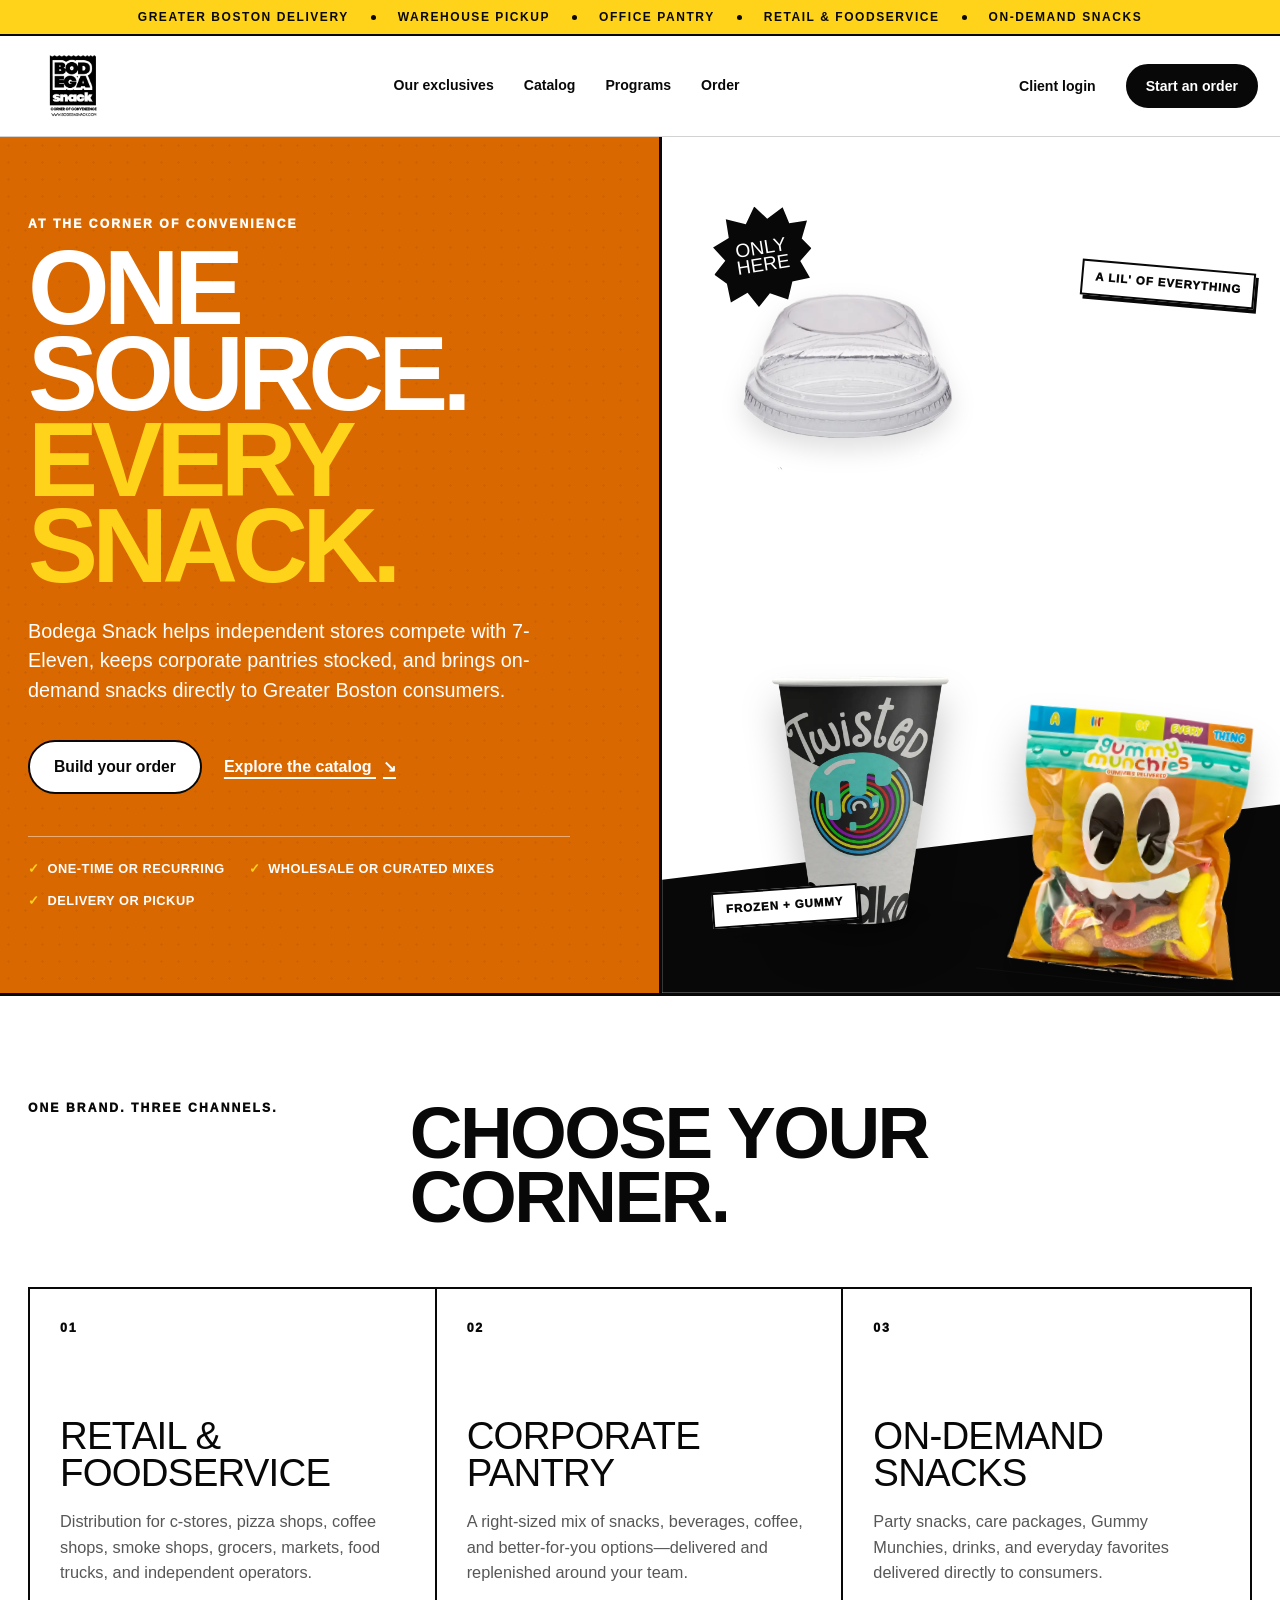
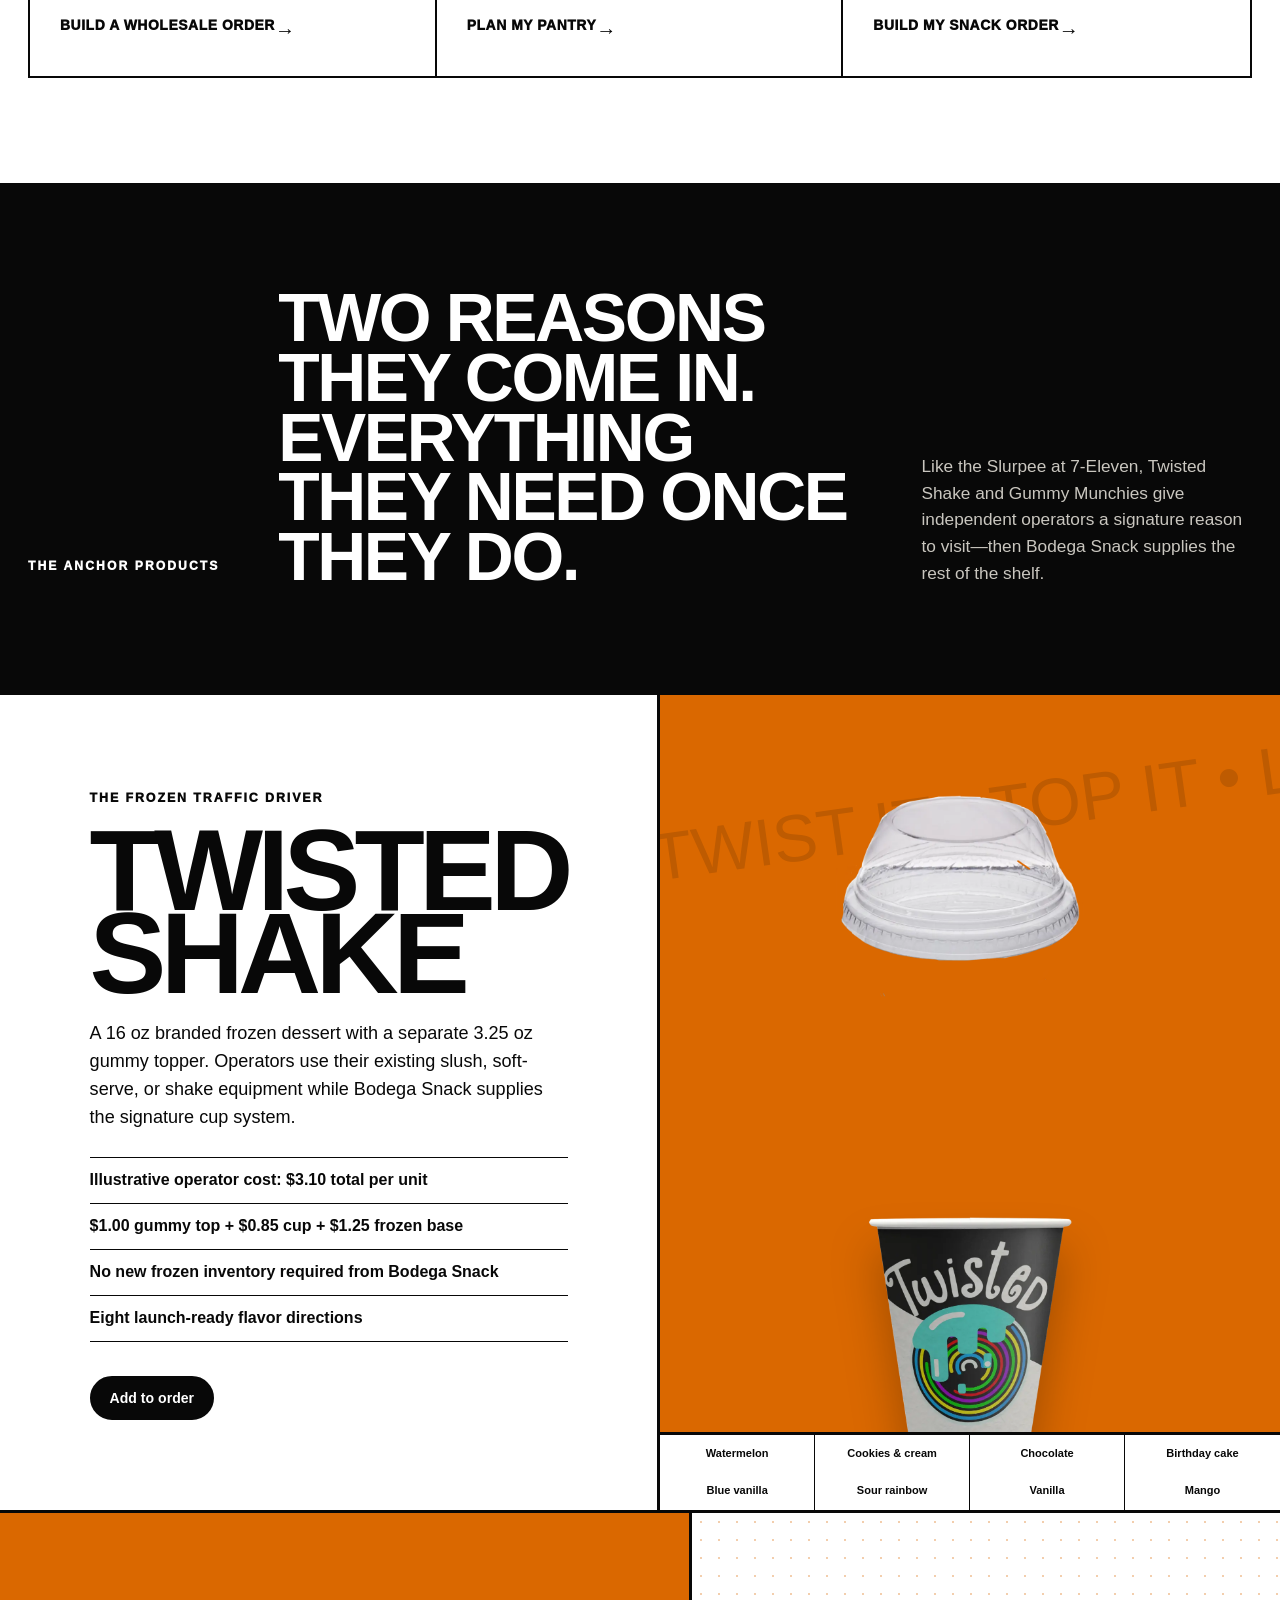
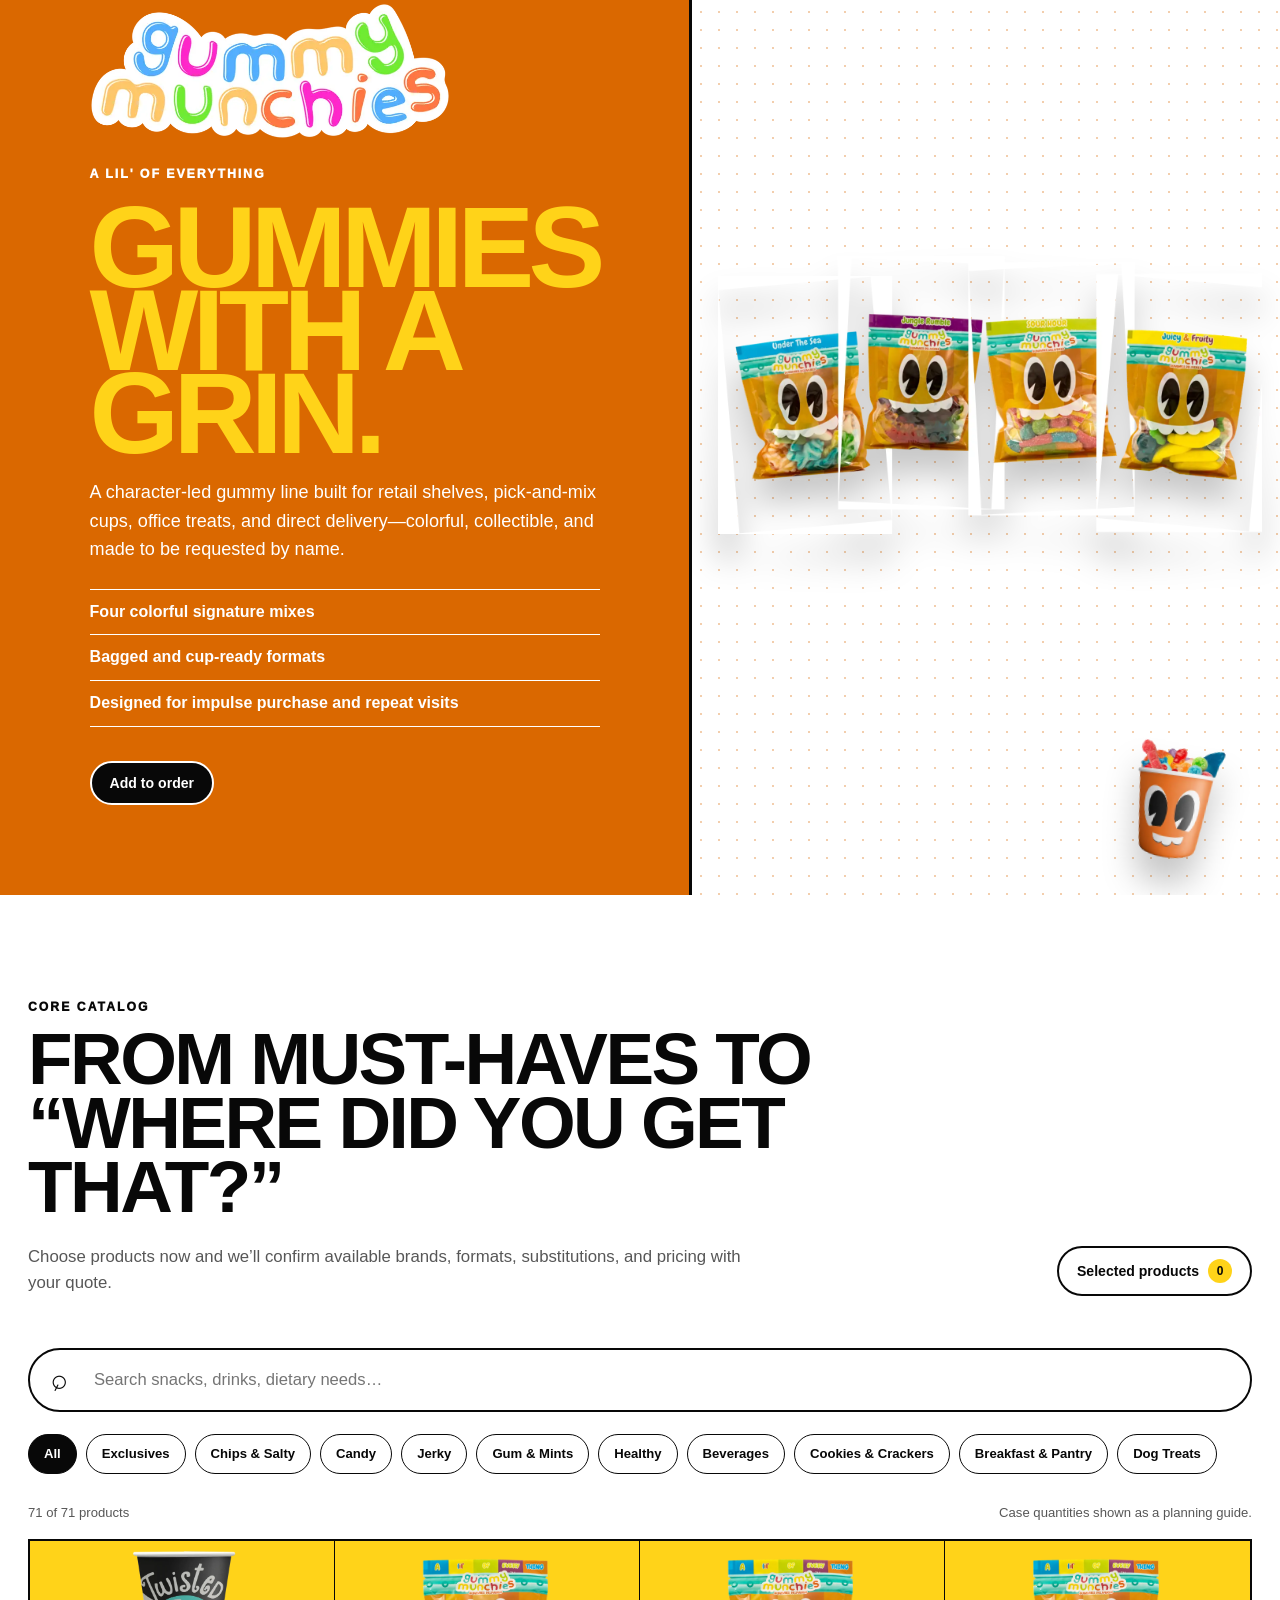
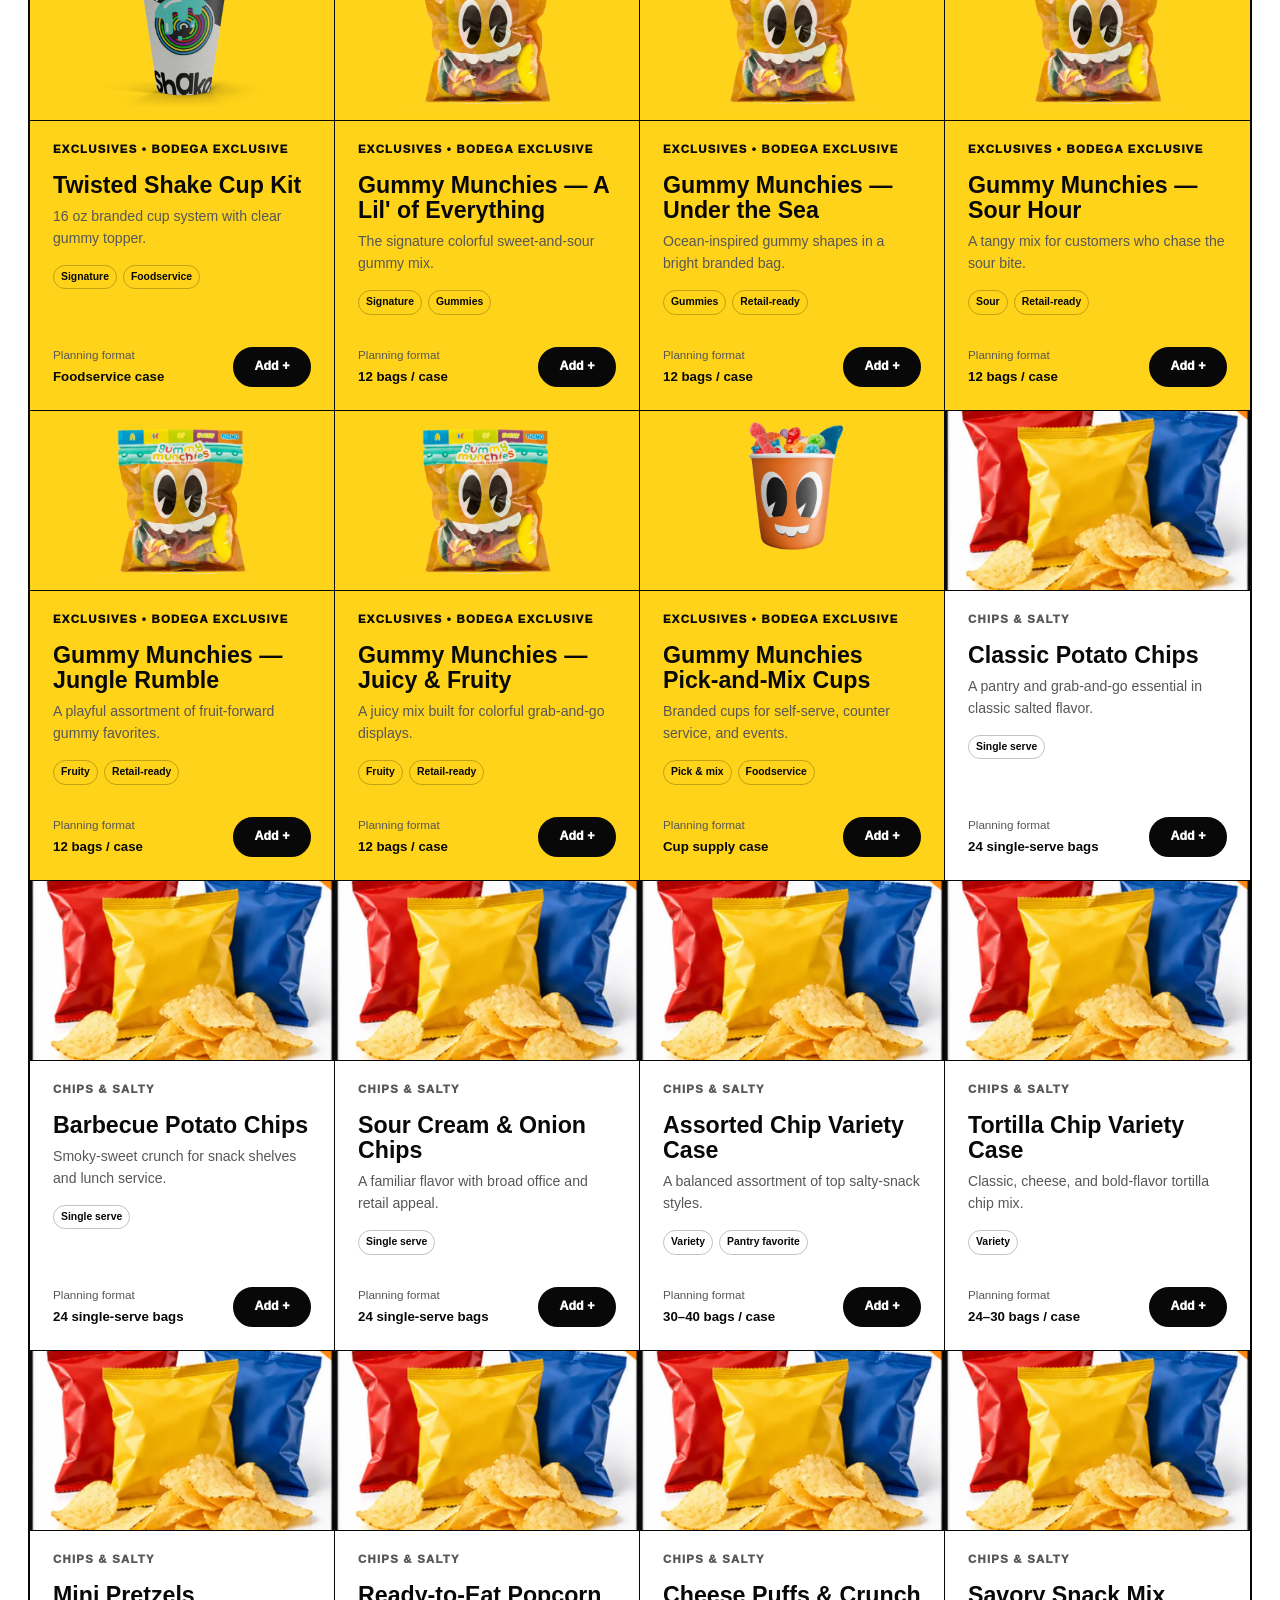
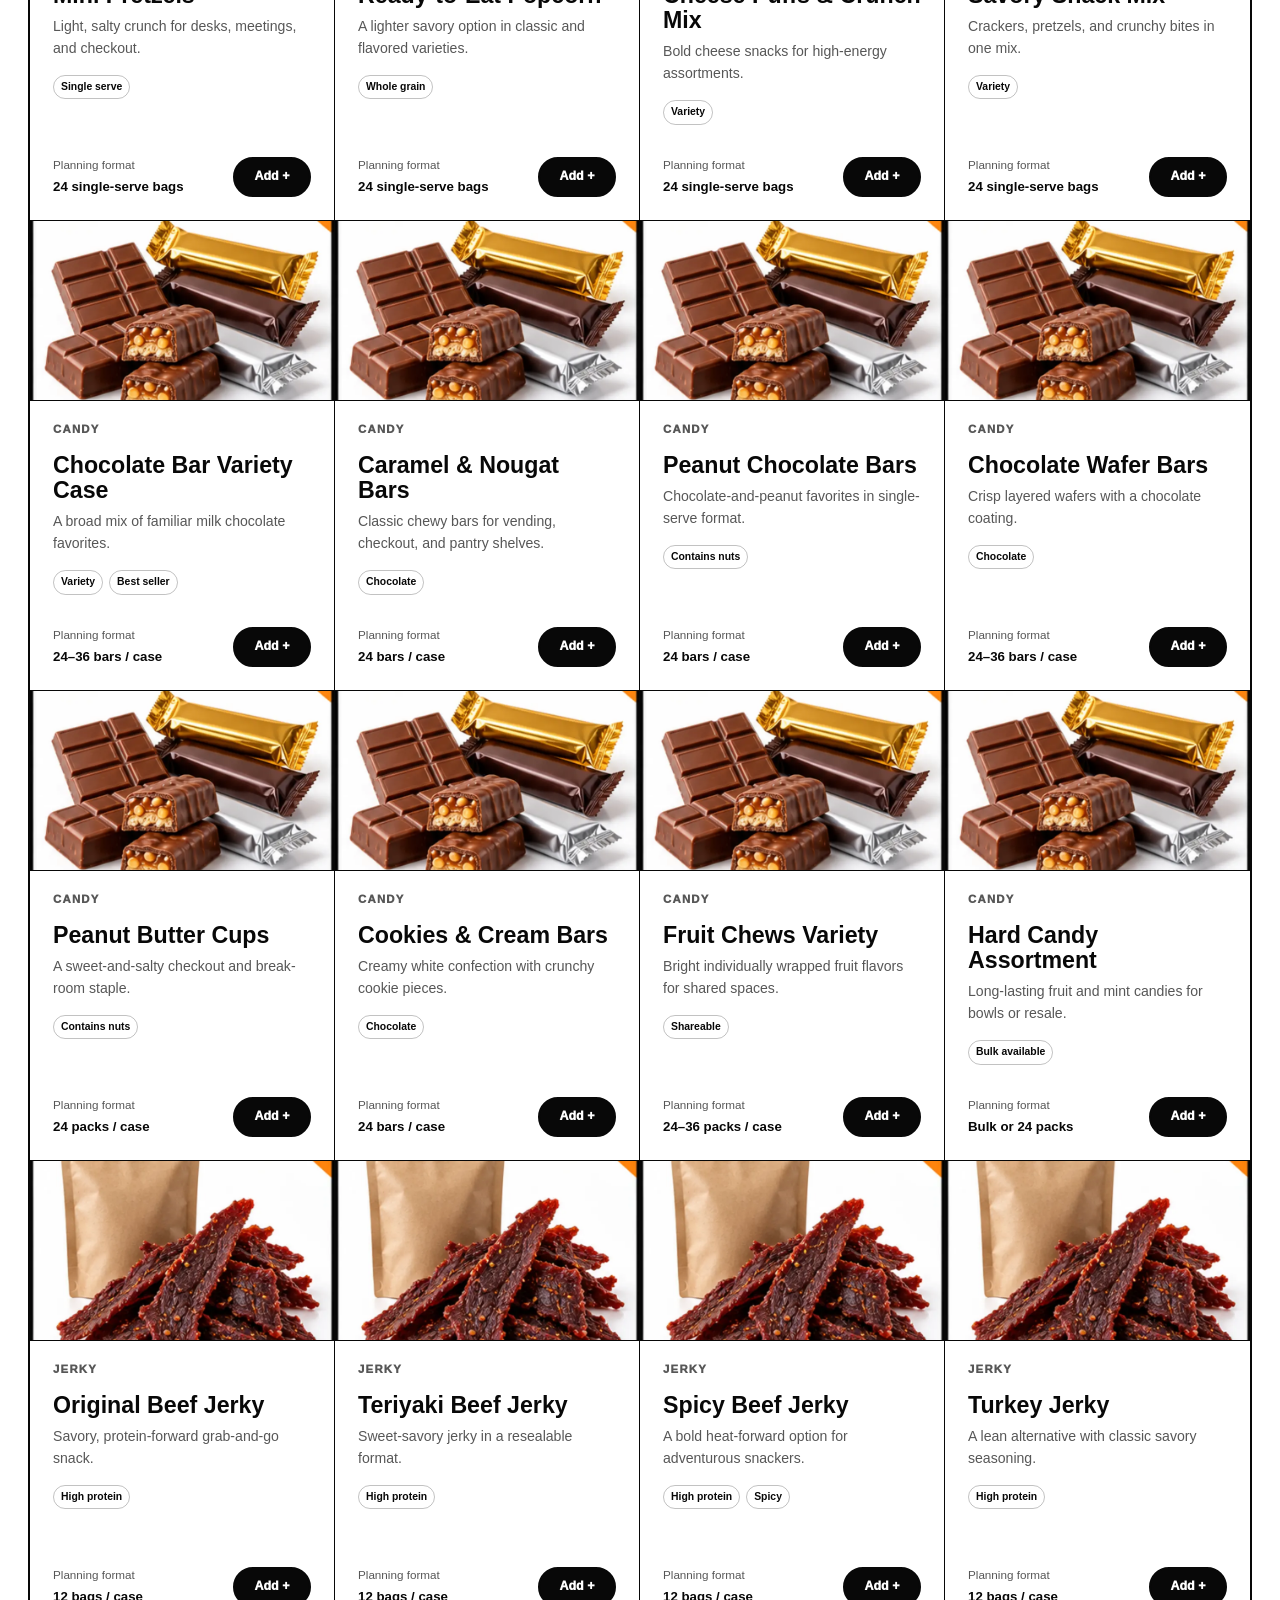
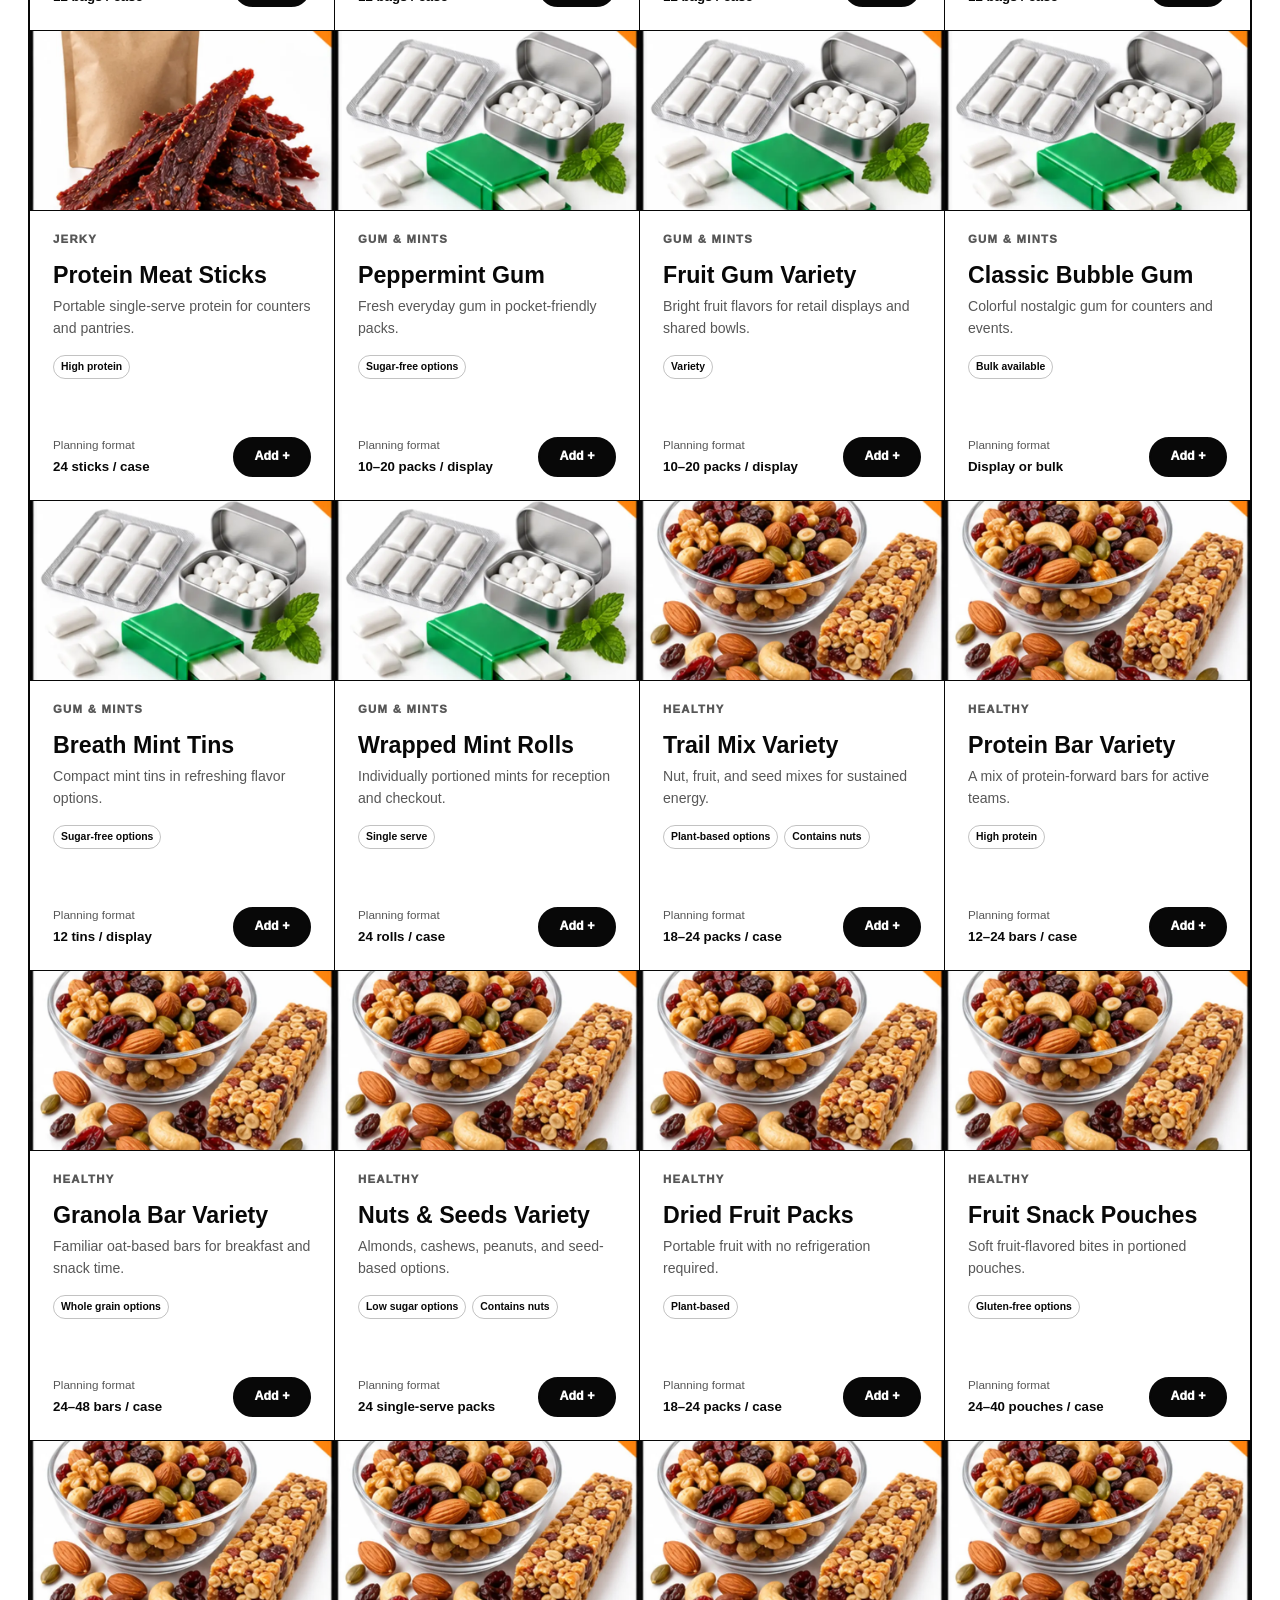
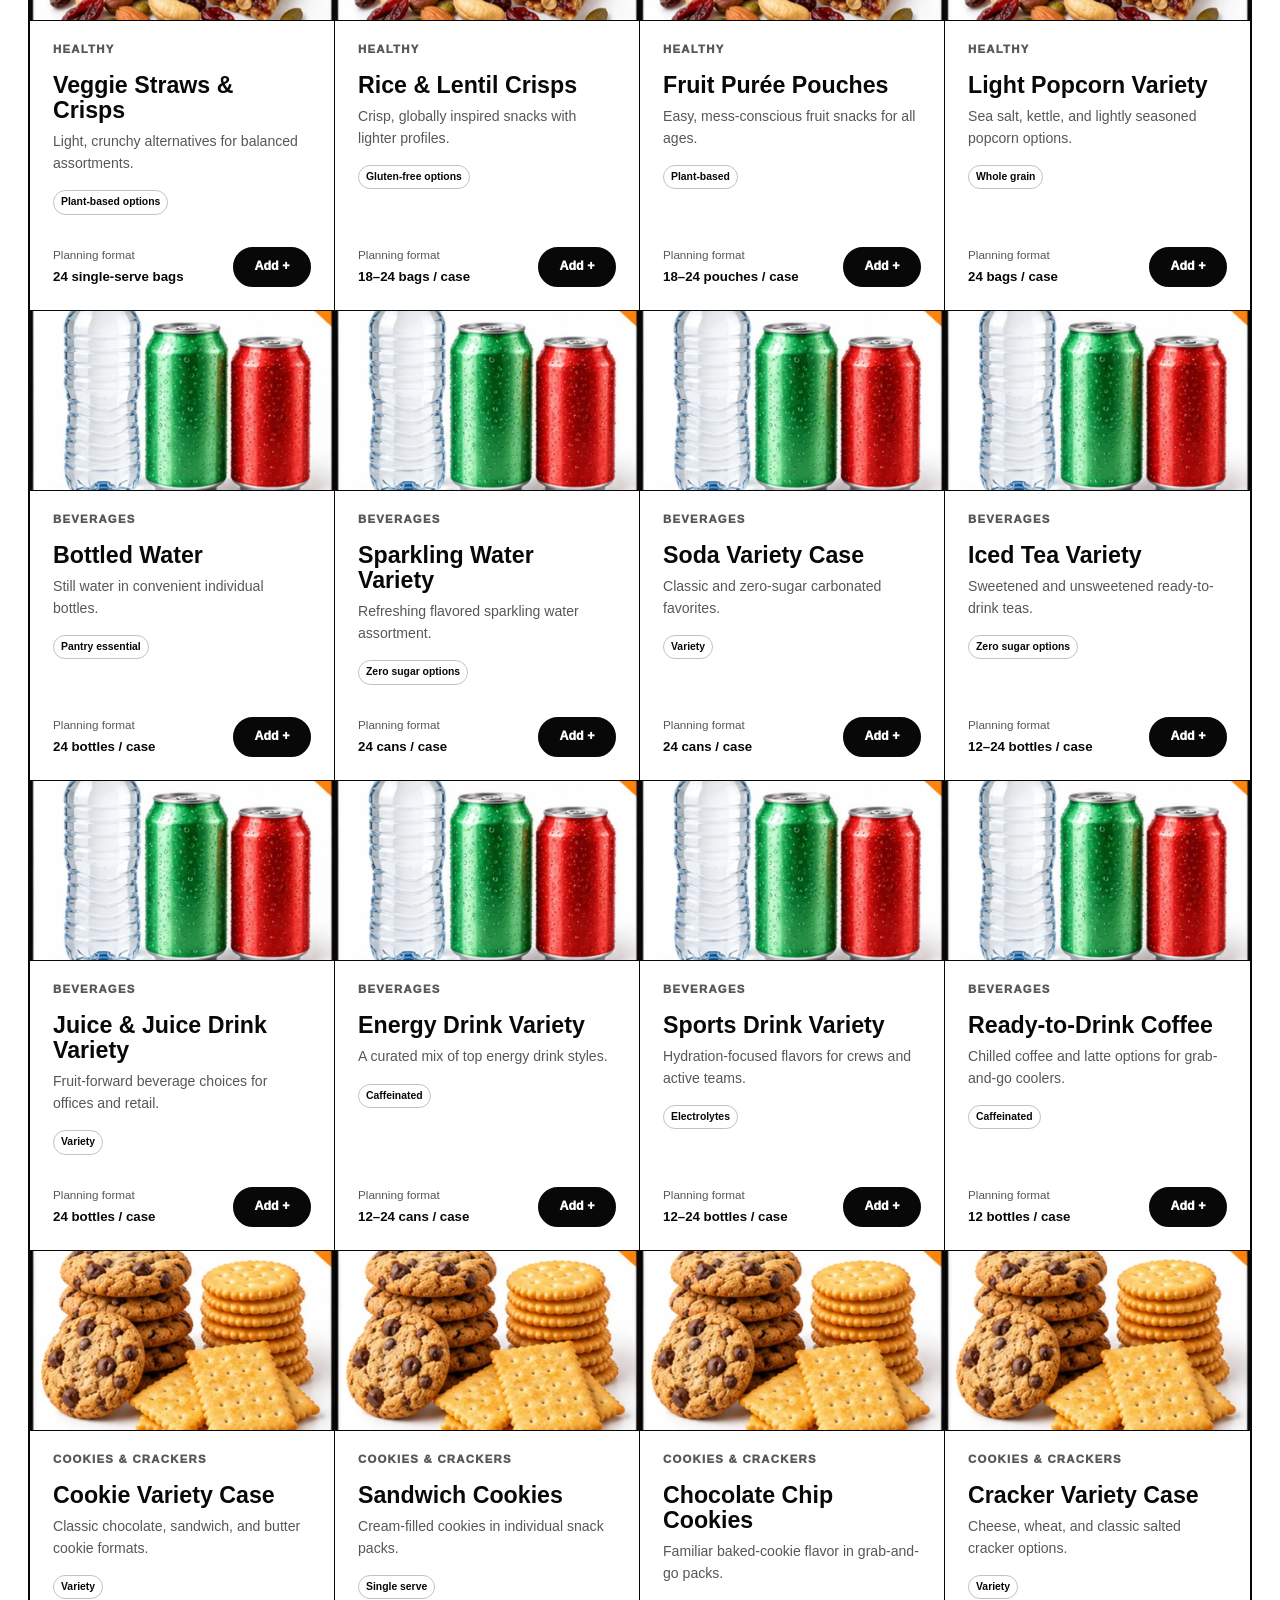
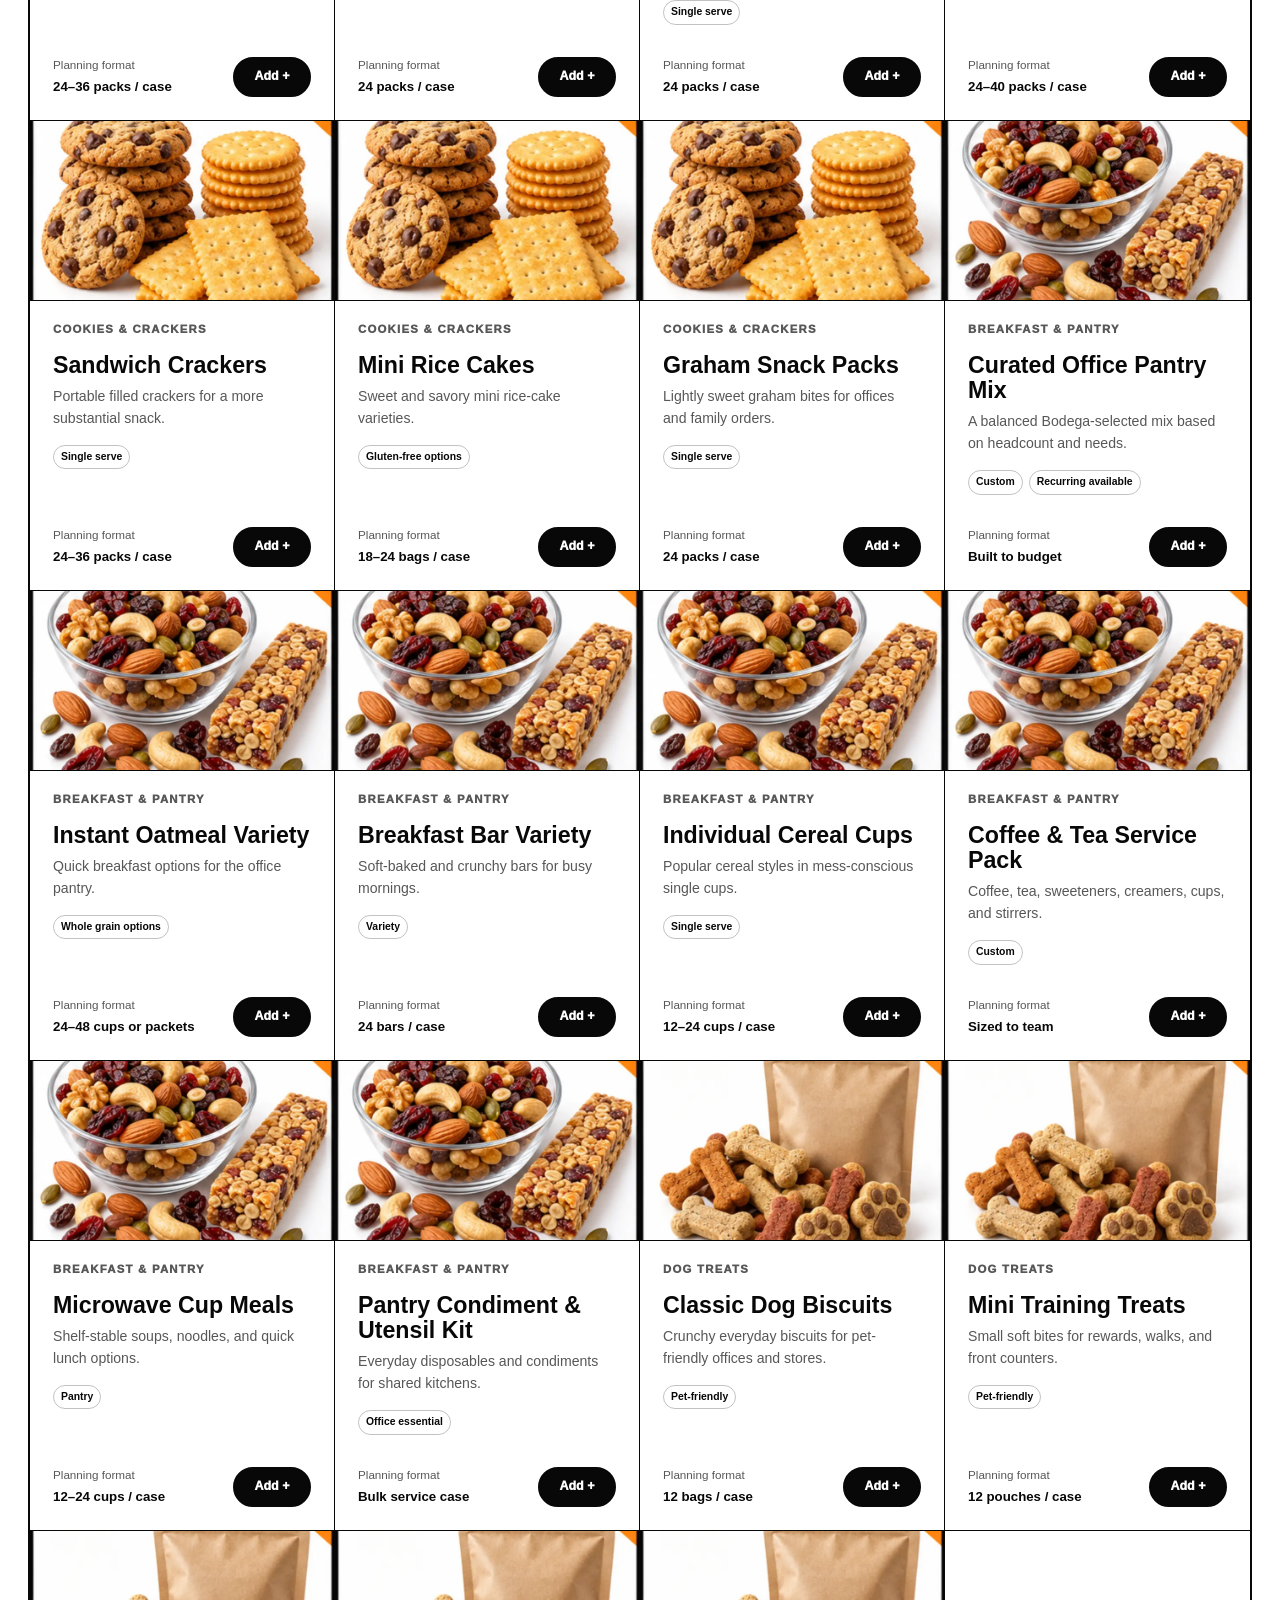
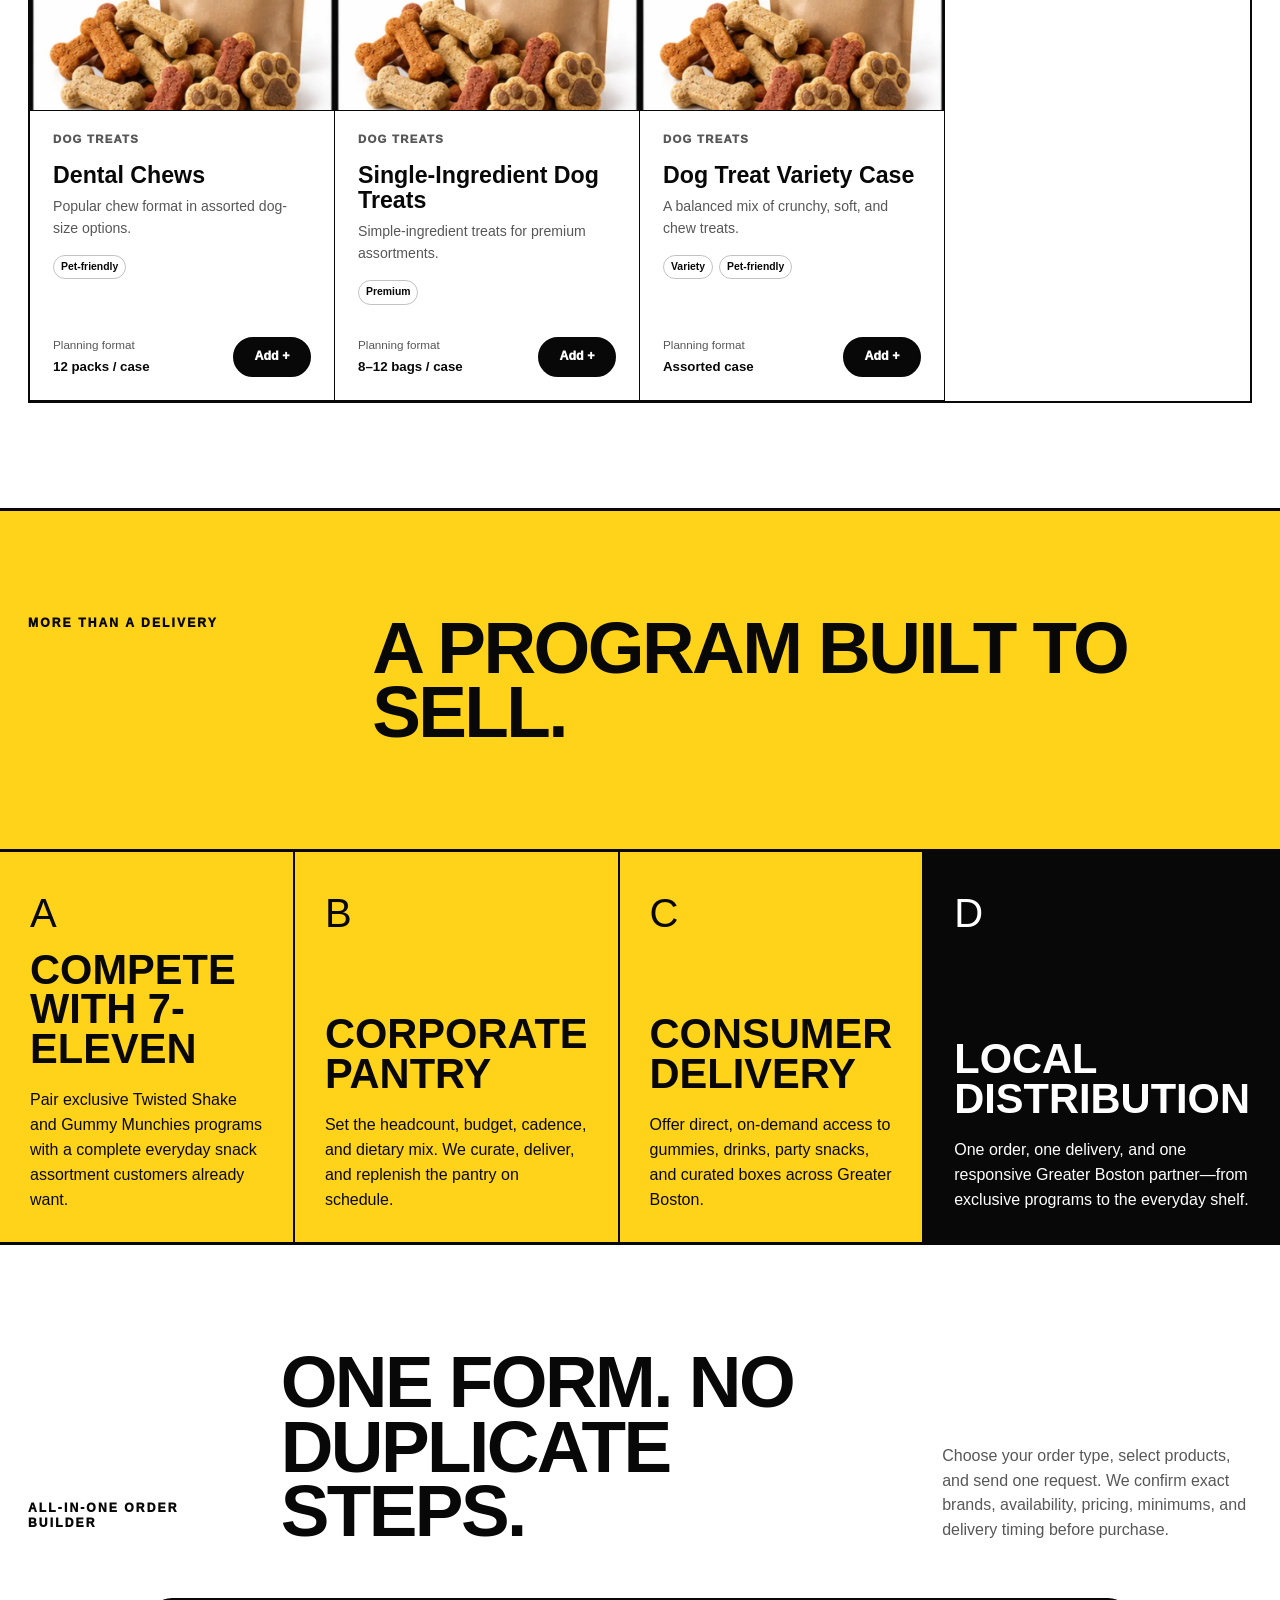
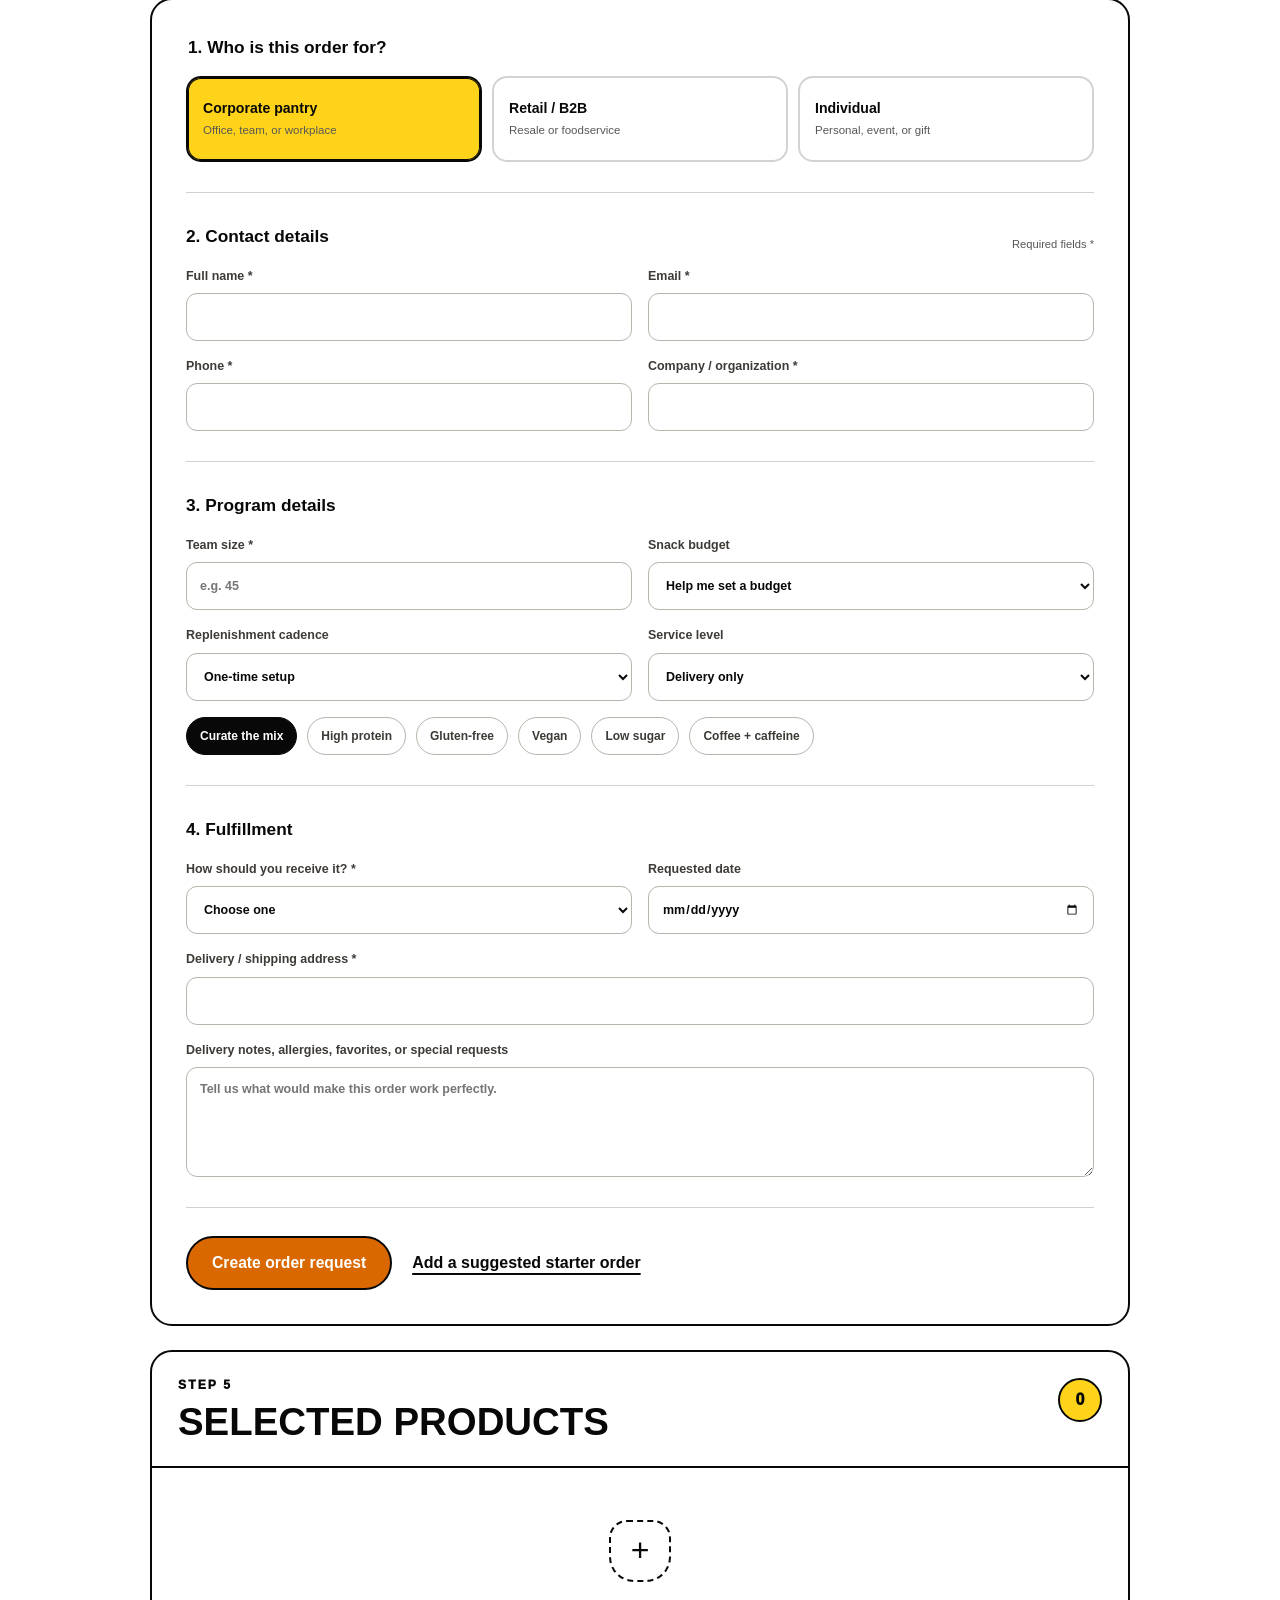
<file: index.html>
<!doctype html>
<html lang="en">
<head>
  <meta charset="utf-8">
  <meta name="viewport" content="width=device-width, initial-scale=1">
  <meta name="description" content="Bodega Snack delivers exclusive anchor products, everyday snacks, corporate pantry service, and wholesale supply across Greater Boston.">
  <meta name="theme-color" content="#db6800">
  <title>Bodega Snack | The Corner of Convenience</title>
  <link rel="icon" href="./assets/favicon.png" type="image/png">
  <link rel="stylesheet" href="./styles.css">
  <script src="./app.js" defer></script>
</head>
<body>
  <a class="skip-link" href="#main-content">Skip to content</a>

  <div class="topline" aria-label="Service highlights">
    <div class="topline-track">
      <span>GREATER BOSTON DELIVERY</span><i aria-hidden="true"></i>
      <span>WAREHOUSE PICKUP</span><i aria-hidden="true"></i>
      <span>OFFICE PANTRY</span><i aria-hidden="true"></i>
      <span>RETAIL &amp; FOODSERVICE</span><i aria-hidden="true"></i>
      <span>ON-DEMAND SNACKS</span>
    </div>
  </div>

  <header class="site-header" data-header>
    <a class="brand" href="#top" aria-label="Bodega Snack home">
      <span class="brand-art" role="img" aria-label="Bodega Snack - Corner of Convenience"></span>
    </a>
    <button class="nav-toggle" type="button" aria-expanded="false" aria-controls="site-nav">
      <span></span><span></span><span></span><b class="sr-only">Open menu</b>
    </button>
    <nav class="site-nav" id="site-nav" aria-label="Primary navigation">
      <a href="#anchors">Our exclusives</a>
      <a href="#catalog">Catalog</a>
      <a href="#programs">Programs</a>
      <a href="#order">Order</a>
    </nav>
    <div class="header-actions">
      <a class="button button-ghost" href="./login.html">Client login</a>
      <a class="button button-dark" href="#order">Start an order</a>
    </div>
  </header>

  <main id="main-content">
    <section class="hero" id="top">
      <div class="hero-copy reveal">
        <p class="eyebrow">AT THE CORNER OF CONVENIENCE</p>
        <h1>One source.<br><em>Every snack.</em></h1>
        <p class="hero-lede">Bodega Snack helps independent stores compete with 7-Eleven, keeps corporate pantries stocked, and brings on-demand snacks directly to Greater Boston consumers.</p>
        <div class="hero-actions">
          <a class="button button-light button-large" href="#order">Build your order</a>
          <a class="text-link" href="#catalog">Explore the catalog <span aria-hidden="true">↘</span></a>
        </div>
        <div class="hero-proof" aria-label="Ordering benefits">
          <span>One-time or recurring</span>
          <span>Wholesale or curated mixes</span>
          <span>Delivery or pickup</span>
        </div>
      </div>

      <div class="hero-stage reveal" aria-label="Bodega Snack anchor products">
        <div class="hero-burst" aria-hidden="true">ONLY<br>HERE</div>
        <div class="shake-stack">
          <img class="shake-top" src="./assets/twisted-top.webp" alt="">
          <img class="shake-cup" src="./assets/twisted-cup.webp" alt="Twisted Shake branded frozen dessert cup">
        </div>
        <img class="hero-gummy" src="./assets/gummy-mix.webp" alt="Gummy Munchies assorted gummy candy bag">
        <div class="stage-label stage-label-one">FROZEN + GUMMY</div>
        <div class="stage-label stage-label-two">A LIL' OF EVERYTHING</div>
      </div>
    </section>

    <section class="path-section section-pad" aria-labelledby="path-title">
      <div class="section-heading reveal">
        <p class="eyebrow">ONE BRAND. THREE CHANNELS.</p>
        <h2 id="path-title">Choose your corner.</h2>
      </div>
      <div class="path-grid">
        <button class="path-card reveal" type="button" data-order-type="b2b">
          <span class="path-number">01</span>
          <span class="path-title">Retail &amp; foodservice</span>
          <span class="path-copy">Distribution for c-stores, pizza shops, coffee shops, smoke shops, grocers, markets, food trucks, and independent operators.</span>
          <span class="path-link">Build a wholesale order <b aria-hidden="true">→</b></span>
        </button>
        <button class="path-card reveal" type="button" data-order-type="corporate">
          <span class="path-number">02</span>
          <span class="path-title">Corporate pantry</span>
          <span class="path-copy">A right-sized mix of snacks, beverages, coffee, and better-for-you options—delivered and replenished around your team.</span>
          <span class="path-link">Plan my pantry <b aria-hidden="true">→</b></span>
        </button>
        <button class="path-card reveal" type="button" data-order-type="individual">
          <span class="path-number">03</span>
          <span class="path-title">On-demand snacks</span>
          <span class="path-copy">Party snacks, care packages, Gummy Munchies, drinks, and everyday favorites delivered directly to consumers.</span>
          <span class="path-link">Build my snack order <b aria-hidden="true">→</b></span>
        </button>
      </div>
    </section>

    <section class="anchors" id="anchors" aria-labelledby="anchors-title">
      <div class="anchors-intro section-pad reveal">
        <p class="eyebrow">THE ANCHOR PRODUCTS</p>
        <h2 id="anchors-title">Two reasons they come in.<br>Everything they need once they do.</h2>
        <p>Like the Slurpee at 7-Eleven, Twisted Shake and Gummy Munchies give independent operators a signature reason to visit—then Bodega Snack supplies the rest of the shelf.</p>
      </div>

      <article class="anchor-card shake-card reveal">
        <div class="anchor-copy">
          <span class="anchor-kicker">THE FROZEN TRAFFIC DRIVER</span>
          <h3>Twisted<br>Shake</h3>
          <p>A 16 oz branded frozen dessert with a separate 3.25 oz gummy topper. Operators use their existing slush, soft-serve, or shake equipment while Bodega Snack supplies the signature cup system.</p>
          <ul>
            <li>Illustrative operator cost: $3.10 total per unit</li>
            <li>$1.00 gummy top + $0.85 cup + $1.25 frozen base</li>
            <li>No new frozen inventory required from Bodega Snack</li>
            <li>Eight launch-ready flavor directions</li>
          </ul>
          <button class="button button-dark" type="button" data-add-product="twisted-kit">Add to order</button>
        </div>
        <div class="anchor-art shake-art">
          <div class="shake-product">
            <img class="shake-product-top" src="./assets/twisted-top.webp" alt="Clear gummy topper for Twisted Shake">
            <img class="shake-product-cup" src="./assets/twisted-cup.webp" alt="Twisted Shake 16 ounce cup">
          </div>
          <div class="flavor-strip" aria-label="Twisted Shake flavor ideas">
            <span>Watermelon</span><span>Cookies &amp; cream</span><span>Chocolate</span><span>Birthday cake</span><span>Blue vanilla</span><span>Sour rainbow</span><span>Vanilla</span><span>Mango</span>
          </div>
        </div>
      </article>

      <article class="anchor-card gummy-card reveal">
        <div class="anchor-copy">
          <img class="gummy-wordmark" src="./assets/gummy-logo.webp" alt="Gummy Munchies">
          <span class="anchor-kicker">A LIL' OF EVERYTHING</span>
          <h3>Gummies<br>with a grin.</h3>
          <p>A character-led gummy line built for retail shelves, pick-and-mix cups, office treats, and direct delivery—colorful, collectible, and made to be requested by name.</p>
          <ul>
            <li>Four colorful signature mixes</li>
            <li>Bagged and cup-ready formats</li>
            <li>Designed for impulse purchase and repeat visits</li>
          </ul>
          <button class="button button-dark" type="button" data-add-product="gummy-everything">Add to order</button>
        </div>
        <div class="anchor-art gummy-art">
          <div class="gummy-lineup" role="img" aria-label="Gummy Munchies Under the Sea, Jungle Rumble, Sour Hour, and Juicy and Fruity bags"></div>
          <img class="gummy-cup" src="./assets/gummy-cup.webp" alt="Gummy Munchies pick and mix cup">
        </div>
      </article>
    </section>

    <section class="catalog section-pad" id="catalog" aria-labelledby="catalog-title">
      <div class="catalog-head reveal">
        <div>
          <p class="eyebrow">CORE CATALOG</p>
          <h2 id="catalog-title">From must-haves to “where did you get that?”</h2>
          <p>Choose products now and we’ll confirm available brands, formats, substitutions, and pricing with your quote.</p>
        </div>
        <a class="button button-outline" href="#order">Selected products <span class="cart-count" data-cart-count>0</span></a>
      </div>

      <div class="catalog-toolbar reveal">
        <label class="search-box" for="catalog-search">
          <span aria-hidden="true">⌕</span>
          <input id="catalog-search" type="search" placeholder="Search snacks, drinks, dietary needs…" autocomplete="off">
        </label>
        <div class="category-filters" id="category-filters" aria-label="Filter catalog by category"></div>
      </div>

      <div class="catalog-meta">
        <p id="catalog-count" aria-live="polite"></p>
        <p>Case quantities shown as a planning guide.</p>
      </div>
      <div class="product-grid" id="product-grid"></div>
      <div class="catalog-empty" id="catalog-empty" hidden>
        <strong>No snacks found.</strong>
        <span>Try another search or clear the category filter.</span>
        <button class="text-button" type="button" id="clear-filters">Clear filters</button>
      </div>
    </section>

    <section class="programs" id="programs" aria-labelledby="programs-title">
      <div class="programs-heading section-pad reveal">
        <p class="eyebrow">MORE THAN A DELIVERY</p>
        <h2 id="programs-title">A program built to sell.</h2>
      </div>
      <div class="program-grid">
        <article class="program-card reveal">
          <span class="program-index">A</span>
          <h3>Compete with 7-Eleven</h3>
          <p>Pair exclusive Twisted Shake and Gummy Munchies programs with a complete everyday snack assortment customers already want.</p>
        </article>
        <article class="program-card reveal">
          <span class="program-index">B</span>
          <h3>Corporate pantry</h3>
          <p>Set the headcount, budget, cadence, and dietary mix. We curate, deliver, and replenish the pantry on schedule.</p>
        </article>
        <article class="program-card reveal">
          <span class="program-index">C</span>
          <h3>Consumer delivery</h3>
          <p>Offer direct, on-demand access to gummies, drinks, party snacks, and curated boxes across Greater Boston.</p>
        </article>
        <article class="program-card program-card-dark reveal">
          <span class="program-index">D</span>
          <h3>Local distribution</h3>
          <p>One order, one delivery, and one responsive Greater Boston partner—from exclusive programs to the everyday shelf.</p>
        </article>
      </div>
    </section>

    <section class="order-section section-pad" id="order" aria-labelledby="order-title">
      <div class="order-heading reveal">
        <p class="eyebrow">ALL-IN-ONE ORDER BUILDER</p>
        <h2 id="order-title">One form. No duplicate steps.</h2>
        <p>Choose your order type, select products, and send one request. We confirm exact brands, availability, pricing, minimums, and delivery timing before purchase.</p>
      </div>

      <div class="order-layout">
        <form class="order-form reveal" id="order-form" novalidate>
          <fieldset class="order-types">
            <legend>1. Who is this order for?</legend>
            <label class="type-option">
              <input type="radio" name="orderType" value="corporate">
              <span><b>Corporate pantry</b><small>Office, team, or workplace</small></span>
            </label>
            <label class="type-option">
              <input type="radio" name="orderType" value="b2b" checked>
              <span><b>Retail / B2B</b><small>Resale or foodservice</small></span>
            </label>
            <label class="type-option">
              <input type="radio" name="orderType" value="individual">
              <span><b>Individual</b><small>Personal, event, or gift</small></span>
            </label>
          </fieldset>

          <section class="form-block" aria-labelledby="contact-title">
            <div class="form-title-row">
              <h3 id="contact-title">2. Contact details</h3>
              <span>Required fields *</span>
            </div>
            <div class="field-grid">
              <label>Full name *<input name="name" type="text" autocomplete="name" required></label>
              <label>Email *<input name="email" type="email" autocomplete="email" required></label>
              <label>Phone *<input name="phone" type="tel" autocomplete="tel" required></label>
              <label><span data-company-label>Company / organization *</span><input name="company" type="text" autocomplete="organization" required></label>
            </div>
          </section>

          <section class="form-block" aria-labelledby="needs-title">
            <h3 id="needs-title">3. Program details</h3>
            <div class="field-grid" id="dynamic-fields"></div>
          </section>

          <section class="form-block" aria-labelledby="fulfillment-title">
            <h3 id="fulfillment-title">4. Fulfillment</h3>
            <div class="field-grid">
              <label>How should you receive it? *
                <select name="fulfillment" id="fulfillment" required>
                  <option value="">Choose one</option>
                  <option>Local delivery</option>
                  <option>Warehouse pickup</option>
                  <option>Shipping request</option>
                </select>
              </label>
              <label>Requested date<input name="requestedDate" type="date"></label>
              <label class="field-wide address-field" hidden>Delivery / shipping address *<input name="address" type="text" autocomplete="street-address"></label>
              <label class="field-wide">Delivery notes, allergies, favorites, or special requests<textarea name="notes" rows="4" placeholder="Tell us what would make this order work perfectly."></textarea></label>
            </div>
          </section>

          <div class="form-actions">
            <button class="button button-orange button-large" type="submit">Create order request</button>
            <button class="text-button" type="button" id="starter-order">Add a suggested starter order</button>
          </div>
          <p class="form-error" id="form-error" role="alert" hidden></p>
        </form>

        <aside class="order-summary reveal" aria-labelledby="summary-title">
          <div class="summary-top">
            <div>
              <p class="eyebrow">STEP 5</p>
              <h3 id="summary-title">Selected products</h3>
            </div>
            <span class="summary-count" data-cart-count>0</span>
          </div>
          <div class="summary-list" id="summary-list"></div>
          <div class="summary-empty" id="summary-empty">
            <span class="empty-bag" aria-hidden="true">+</span>
            <strong>No products selected yet.</strong>
            <p>Add products from the catalog, or let us build the mix from your program details.</p>
            <a href="#catalog" class="text-link">Browse catalog <span aria-hidden="true">↗</span></a>
          </div>
          <div class="summary-bottom">
              <div><span>Order type</span><strong id="summary-type">Retail / B2B</strong></div>
            <div><span>Estimated total</span><strong>Confirmed with quote</strong></div>
            <p>Availability, pricing, minimums, and delivery timing are confirmed before purchase.</p>
          </div>
        </aside>
      </div>

      <section class="order-result" id="order-result" hidden aria-labelledby="result-title">
        <div class="result-check" aria-hidden="true">✓</div>
        <div>
          <p class="eyebrow">READY TO SEND</p>
          <h3 id="result-title">Your order request is built.</h3>
          <p id="result-copy"></p>
          <div class="result-actions">
            <a class="button button-dark" id="email-order" href="#">Open email to send</a>
            <button class="button button-outline" type="button" id="copy-order">Copy summary</button>
            <button class="text-button" type="button" id="download-order">Download summary</button>
          </div>
        </div>
      </section>
    </section>

    <section class="closing-cta reveal">
      <div>
        <p class="eyebrow">MAKE THE BREAK ROOM THE BEST ROOM</p>
        <h2>Ready when the craving hits.</h2>
      </div>
      <a class="button button-light button-large" href="#order">Build an order</a>
    </section>
  </main>

  <footer class="site-footer">
    <div class="footer-brand">
      <span class="brand-art" role="img" aria-label="Bodega Snack - Corner of Convenience"></span>
      <p>Local snack distribution, signature products, and pantry service for Greater Boston.</p>
    </div>
    <div class="footer-links">
      <div><strong>Order</strong><a href="#catalog">Catalog</a><a href="#order">Order builder</a><a href="./login.html">Client login</a></div>
      <div><strong>Programs</strong><a href="#anchors">Anchor products</a><a href="#programs">Corporate pantry</a><a href="#programs">Wholesale</a></div>
      <div><strong>Service</strong><span>Greater Boston delivery</span><span>Warehouse pickup</span><span>Recurring replenishment</span></div>
    </div>
    <div class="footer-bottom">
      <span>© <span id="year"></span> Bodega Snack</span>
      <span>At the corner of convenience.</span>
    </div>
  </footer>

  <a class="mobile-cart" href="#order" aria-label="View selected products">
    <span>View order</span><b data-cart-count>0</b>
  </a>
  <div class="toast" id="toast" role="status" aria-live="polite"></div>
</body>
</html>
</file>
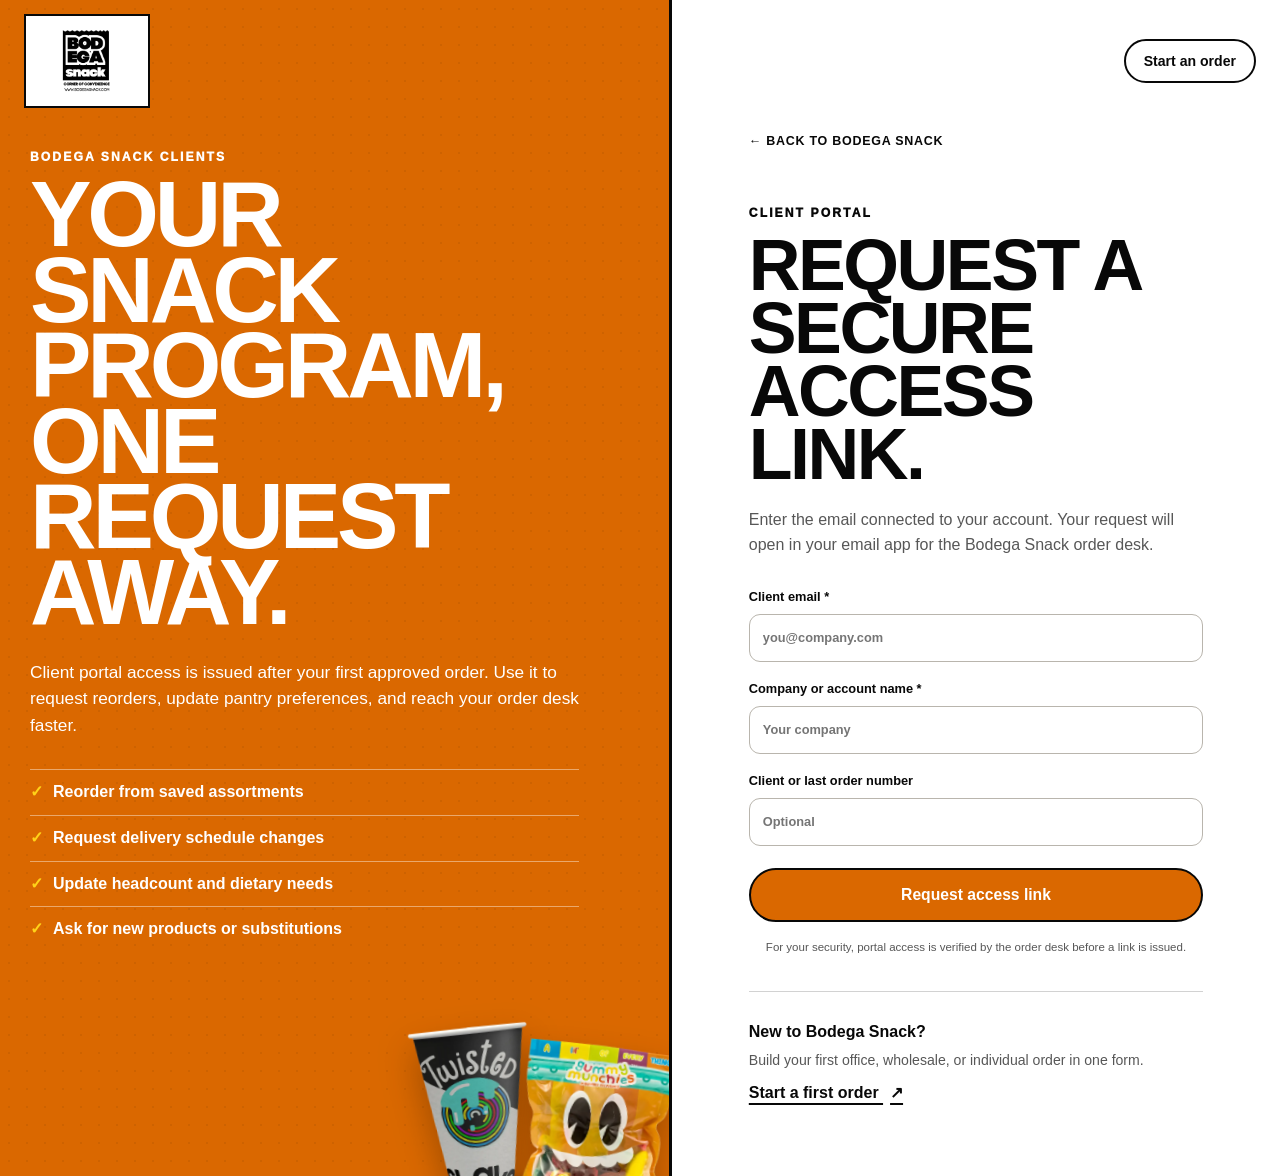
<file: login.html>
<!doctype html>
<html lang="en">
<head>
  <meta charset="utf-8">
  <meta name="viewport" content="width=device-width, initial-scale=1">
  <meta name="description" content="Access the Bodega Snack client portal or request a client account.">
  <meta name="theme-color" content="#080808">
  <title>Client Portal | Bodega Snack</title>
  <link rel="icon" href="./assets/favicon.png" type="image/png">
  <link rel="stylesheet" href="./styles.css">
  <link rel="stylesheet" href="./login.css">
  <script src="./login.js" defer></script>
</head>
<body class="login-page">
  <a class="skip-link" href="#portal">Skip to portal access</a>
  <header class="portal-header">
    <a class="brand portal-brand-link" href="./index.html" aria-label="Back to Bodega Snack home">
      <span class="brand-art" role="img" aria-label="Bodega Snack - Corner of Convenience"></span>
    </a>
    <a class="button button-light" href="./index.html#order">Start an order</a>
  </header>

  <main class="portal-shell" id="portal">
    <section class="portal-story">
      <div class="portal-story-copy">
        <p class="eyebrow">BODEGA SNACK CLIENTS</p>
        <h1>Your snack program, one request away.</h1>
        <p>Client portal access is issued after your first approved order. Use it to request reorders, update pantry preferences, and reach your order desk faster.</p>
        <ul>
          <li>Reorder from saved assortments</li>
          <li>Request delivery schedule changes</li>
          <li>Update headcount and dietary needs</li>
          <li>Ask for new products or substitutions</li>
        </ul>
      </div>
      <div class="portal-products" aria-hidden="true">
        <img class="portal-shake" src="./assets/twisted-cup.webp" alt="">
        <img class="portal-gummy" src="./assets/gummy-mix.webp" alt="">
      </div>
    </section>

    <section class="portal-access" aria-labelledby="portal-title">
      <div class="portal-card">
        <a class="back-link" href="./index.html">← Back to Bodega Snack</a>
        <p class="eyebrow">CLIENT PORTAL</p>
        <h2 id="portal-title">Request a secure access link.</h2>
        <p class="portal-intro">Enter the email connected to your account. Your request will open in your email app for the Bodega Snack order desk.</p>

        <form id="access-form" novalidate>
          <label>Client email *<input name="email" type="email" autocomplete="email" placeholder="you@company.com" required></label>
          <label>Company or account name *<input name="company" type="text" autocomplete="organization" placeholder="Your company" required></label>
          <label>Client or last order number <input name="account" type="text" autocomplete="off" placeholder="Optional"></label>
          <button class="button button-orange button-large" type="submit">Request access link</button>
          <p class="portal-note">For your security, portal access is verified by the order desk before a link is issued.</p>
          <p class="form-error" id="access-error" role="alert" hidden></p>
        </form>

        <div class="access-result" id="access-result" hidden>
          <span aria-hidden="true">✓</span>
          <div><strong>Your request is ready.</strong><p>Review the prepared email and press send. The order desk will verify your account.</p></div>
          <a class="button button-dark" id="send-access-request" href="#">Open email</a>
        </div>

        <div class="new-client">
          <strong>New to Bodega Snack?</strong>
          <p>Build your first office, wholesale, or individual order in one form.</p>
          <a class="text-link" href="./index.html#order">Start a first order <span aria-hidden="true">↗</span></a>
        </div>
      </div>
    </section>
  </main>
</body>
</html>
</file>
<file: styles.css>
:root {
  --orange: #da6800;
  --orange-deep: #b94f00;
  --yellow: #ffd319;
  --ink: #080808;
  --paper: #ffffff;
  --white: #ffffff;
  --gray: #ffffff;
  --muted: #575757;
  --line: rgba(8, 8, 8, .18);
  --radius: 22px;
  --shadow: 0 20px 60px rgba(30, 19, 8, .14);
  --max: 1440px;
}

* { box-sizing: border-box; }
html { scroll-behavior: smooth; scroll-padding-top: 118px; }
body {
  margin: 0;
  background: var(--paper);
  color: var(--ink);
  font-family: "Avenir Next", Avenir, "Helvetica Neue", Arial, sans-serif;
  font-size: 16px;
  line-height: 1.55;
  overflow-x: hidden;
}
button, input, select, textarea { font: inherit; }
button, a { -webkit-tap-highlight-color: transparent; }
a { color: inherit; text-decoration: none; }
img { display: block; max-width: 100%; }
button { color: inherit; }

.sr-only {
  position: absolute;
  width: 1px;
  height: 1px;
  padding: 0;
  margin: -1px;
  overflow: hidden;
  clip: rect(0, 0, 0, 0);
  white-space: nowrap;
  border: 0;
}
.skip-link {
  position: fixed;
  z-index: 9999;
  top: 12px;
  left: 12px;
  transform: translateY(-160%);
  background: var(--white);
  color: var(--ink);
  padding: 10px 16px;
  border: 2px solid var(--ink);
  font-weight: 800;
}
.skip-link:focus { transform: translateY(0); }

.topline {
  background: var(--yellow);
  border-bottom: 2px solid var(--ink);
  min-height: 36px;
  display: grid;
  place-items: center;
  overflow: hidden;
}
.topline-track {
  width: min(100% - 28px, var(--max));
  display: flex;
  align-items: center;
  justify-content: center;
  gap: 22px;
  white-space: nowrap;
  font-size: .75rem;
  font-weight: 900;
  letter-spacing: .13em;
}
.topline-track i {
  width: 5px;
  height: 5px;
  border-radius: 999px;
  background: var(--ink);
}

.site-header {
  position: sticky;
  top: 0;
  z-index: 100;
  min-height: 92px;
  padding: 10px max(22px, calc((100vw - var(--max)) / 2));
  display: grid;
  grid-template-columns: auto 1fr auto;
  align-items: center;
  gap: 28px;
  background: rgba(255, 255, 255, .96);
  border-bottom: 1px solid var(--line);
  backdrop-filter: blur(14px);
  transition: box-shadow .2s ease;
}
.site-header.is-scrolled { box-shadow: 0 10px 28px rgba(8, 8, 8, .08); }
.brand { display: inline-flex; align-items: center; min-width: 112px; }
.brand-art {
  width: 104px;
  aspect-ratio: 800 / 618;
  display: block;
  background-image: url("[data-uri]");
  background-position: center;
  background-size: contain;
  background-repeat: no-repeat;
}
.site-nav { display: flex; justify-content: center; gap: 30px; }
.site-nav a {
  position: relative;
  font-size: .88rem;
  font-weight: 800;
}
.site-nav a::after {
  content: "";
  position: absolute;
  left: 0;
  right: 100%;
  bottom: -6px;
  height: 3px;
  background: var(--orange);
  transition: right .2s ease;
}
.site-nav a:hover::after, .site-nav a:focus-visible::after { right: 0; }
.header-actions { display: flex; gap: 10px; }
.nav-toggle { display: none; }

.button {
  min-height: 44px;
  padding: 11px 18px;
  border: 2px solid var(--ink);
  border-radius: 999px;
  display: inline-flex;
  align-items: center;
  justify-content: center;
  gap: 9px;
  cursor: pointer;
  font-size: .88rem;
  font-weight: 900;
  line-height: 1;
  transition: transform .16s ease, box-shadow .16s ease, background .16s ease;
}
.button:hover { transform: translateY(-2px); box-shadow: 4px 5px 0 var(--ink); }
.button:active { transform: translateY(0); box-shadow: 1px 2px 0 var(--ink); }
.button-dark { background: var(--ink); color: var(--white); }
.button-light { background: var(--white); color: var(--ink); }
.button-ghost { border-color: transparent; background: transparent; }
.button-ghost:hover { border-color: var(--ink); box-shadow: none; }
.button-outline { background: transparent; color: var(--ink); }
.button-orange { background: var(--orange); color: var(--white); }
.button-large { min-height: 54px; padding: 15px 24px; font-size: .98rem; }
.cart-count {
  display: inline-grid;
  place-items: center;
  min-width: 24px;
  height: 24px;
  border-radius: 999px;
  background: var(--yellow);
  color: var(--ink);
  font-size: .75rem;
}
.text-link, .text-button {
  border: 0;
  background: transparent;
  padding: 4px 0;
  cursor: pointer;
  font-weight: 900;
  text-decoration: underline;
  text-underline-offset: 5px;
  text-decoration-thickness: 2px;
}
.text-link span { margin-left: 7px; }
.eyebrow {
  margin: 0 0 12px;
  font-size: .76rem;
  font-weight: 950;
  letter-spacing: .17em;
  line-height: 1.25;
}

.hero {
  position: relative;
  min-height: 710px;
  display: grid;
  grid-template-columns: minmax(0, 1.03fr) minmax(460px, .97fr);
  background: var(--orange);
  border-bottom: 3px solid var(--ink);
  overflow: hidden;
}
.hero::before {
  content: "";
  position: absolute;
  inset: 0 50% 0 0;
  background-image: radial-gradient(rgba(0,0,0,.22) 1.2px, transparent 1.2px);
  background-size: 17px 17px;
  opacity: .25;
  pointer-events: none;
}
.hero-copy {
  position: relative;
  z-index: 2;
  align-self: center;
  padding: 80px 7vw 82px max(28px, calc((100vw - var(--max)) / 2));
  color: var(--white);
}
.hero-copy h1 {
  max-width: 760px;
  margin: 0;
  font-family: Impact, Haettenschweiler, "Arial Black", sans-serif;
  font-size: clamp(4.5rem, 8.2vw, 8.5rem);
  font-weight: 900;
  letter-spacing: -.055em;
  line-height: .82;
  text-transform: uppercase;
}
.hero-copy h1 em {
  color: var(--yellow);
  font-style: normal;
}
.hero-lede {
  max-width: 650px;
  margin: 28px 0 0;
  font-size: clamp(1.08rem, 1.55vw, 1.34rem);
  line-height: 1.5;
}
.hero-actions { margin-top: 34px; display: flex; align-items: center; gap: 22px; }
.hero-proof {
  margin-top: 42px;
  padding-top: 22px;
  border-top: 1px solid rgba(255,255,255,.45);
  display: flex;
  flex-wrap: wrap;
  gap: 12px 24px;
  font-size: .8rem;
  font-weight: 800;
  text-transform: uppercase;
  letter-spacing: .04em;
}
.hero-proof span { display: inline-flex; align-items: center; gap: 8px; }
.hero-proof span::before { content: "✓"; color: var(--yellow); font-weight: 950; }

.hero-stage {
  position: relative;
  min-height: 710px;
  background: var(--white);
  border-left: 3px solid var(--ink);
  isolation: isolate;
}
.hero-stage::after {
  content: "";
  position: absolute;
  inset: auto 0 0;
  height: 22%;
  background: var(--ink);
  clip-path: polygon(0 40%, 100% 0, 100% 100%, 0 100%);
  z-index: -1;
}
.hero-burst {
  position: absolute;
  z-index: 5;
  top: 8%;
  left: 8%;
  width: 100px;
  aspect-ratio: 1;
  display: grid;
  place-items: center;
  background: var(--ink);
  color: var(--white);
  clip-path: polygon(50% 0,61% 14%,78% 5%,82% 22%,100% 22%,92% 39%,100% 50%,87% 61%,94% 79%,76% 80%,69% 97%,52% 88%,39% 100%,30% 84%,12% 91%,11% 72%,0 61%,13% 49%,3% 34%,20% 27%,20% 8%,39% 16%);
  font-family: Impact, "Arial Black", sans-serif;
  font-size: 1.2rem;
  line-height: .9;
  text-align: center;
  transform: rotate(-9deg);
}
.shake-stack { position: absolute; z-index: 2; left: 3%; bottom: 5%; width: 58%; height: 80%; }
.shake-cup { position: absolute; width: 88%; left: 5%; bottom: 0; filter: drop-shadow(0 25px 18px rgba(0,0,0,.22)); }
.shake-top { position: absolute; z-index: 2; width: 61%; left: 16%; top: 4%; filter: drop-shadow(0 12px 12px rgba(0,0,0,.12)); }
.hero-gummy {
  position: absolute;
  z-index: 3;
  width: 46%;
  right: 1%;
  bottom: 1%;
  transform: rotate(6deg);
  filter: drop-shadow(0 28px 20px rgba(0,0,0,.22));
}
.stage-label {
  position: absolute;
  z-index: 5;
  padding: 7px 12px;
  background: var(--white);
  border: 2px solid var(--ink);
  box-shadow: 3px 4px 0 var(--ink);
  font-size: .72rem;
  font-weight: 950;
  letter-spacing: .08em;
}
.stage-label-one { left: 8%; bottom: 8%; transform: rotate(-4deg); }
.stage-label-two { right: 4%; top: 15%; transform: rotate(5deg); }

.section-pad { padding: 105px max(28px, calc((100vw - var(--max)) / 2)); }
.section-heading { display: grid; grid-template-columns: .4fr 1fr; gap: 45px; align-items: start; }
.section-heading h2, .catalog-head h2, .programs-heading h2, .order-heading h2, .closing-cta h2 {
  margin: 0;
  font-family: Impact, Haettenschweiler, "Arial Black", sans-serif;
  font-size: clamp(3rem, 5.7vw, 6.5rem);
  letter-spacing: -.035em;
  line-height: .88;
  text-transform: uppercase;
}
.path-grid {
  margin-top: 58px;
  display: grid;
  grid-template-columns: repeat(3, 1fr);
  border: 2px solid var(--ink);
}
.path-card {
  position: relative;
  min-height: 370px;
  padding: 30px;
  border: 0;
  border-right: 2px solid var(--ink);
  background: var(--white);
  text-align: left;
  display: flex;
  flex-direction: column;
  cursor: pointer;
  transition: background .18s ease, color .18s ease;
}
.path-card:last-child { border-right: 0; }
.path-card:hover, .path-card:focus-visible { background: var(--yellow); }
.path-number { font-size: .78rem; font-weight: 950; letter-spacing: .14em; }
.path-title {
  margin-top: 80px;
  font-family: Impact, "Arial Black", sans-serif;
  font-size: clamp(2.2rem, 3vw, 3.5rem);
  letter-spacing: -.02em;
  line-height: .95;
  text-transform: uppercase;
}
.path-copy { margin: 18px 0 30px; max-width: 390px; color: var(--muted); font-size: 1.02rem; }
.path-link { margin-top: auto; font-size: .87rem; font-weight: 950; text-transform: uppercase; letter-spacing: .04em; }
.path-link b { float: right; font-size: 1.25rem; }

.anchors { background: var(--ink); color: var(--white); }
.anchors-intro { display: grid; grid-template-columns: .36fr 1.05fr .58fr; gap: 45px; align-items: end; }
.anchors-intro h2 {
  margin: 0;
  font-family: Impact, "Arial Black", sans-serif;
  font-size: clamp(3rem, 5.3vw, 6.2rem);
  letter-spacing: -.035em;
  line-height: .88;
  text-transform: uppercase;
}
.anchors-intro > p:last-child { margin: 0; color: #c9c6bf; font-size: 1.08rem; }
.anchor-card {
  min-height: 760px;
  display: grid;
  grid-template-columns: .83fr 1.17fr;
  color: var(--ink);
  border-top: 3px solid var(--ink);
  overflow: hidden;
}
.shake-card { background: var(--white); }
.gummy-card { background: var(--orange); color: var(--white); }
.anchor-copy { padding: 90px max(32px, 7vw); align-self: center; }
.anchor-kicker { font-size: .78rem; font-weight: 950; letter-spacing: .15em; }
.anchor-copy h3 {
  margin: 20px 0 24px;
  font-family: Impact, "Arial Black", sans-serif;
  font-size: clamp(5rem, 9vw, 10rem);
  font-weight: 900;
  letter-spacing: -.05em;
  line-height: .72;
  text-transform: uppercase;
}
.anchor-copy p { max-width: 620px; font-size: 1.13rem; }
.anchor-copy ul { margin: 26px 0 34px; padding: 0; list-style: none; }
.anchor-copy li { padding: 10px 0; border-top: 1px solid currentColor; font-weight: 750; }
.anchor-copy li:last-child { border-bottom: 1px solid currentColor; }
.anchor-art { position: relative; min-height: 760px; border-left: 3px solid var(--ink); overflow: hidden; }
.shake-art { background: var(--orange); }
.shake-art::before {
  content: "TWIST IT • TOP IT • LOVE IT •";
  position: absolute;
  top: 6%;
  left: -2%;
  color: rgba(8,8,8,.13);
  font-family: Impact, "Arial Black", sans-serif;
  font-size: 5.2vw;
  white-space: nowrap;
  transform: rotate(-8deg);
}
.shake-product { position: absolute; width: 66%; height: 82%; left: 17%; bottom: 4%; }
.shake-product-cup { position: absolute; width: 88%; bottom: -8%; left: 5%; filter: drop-shadow(0 32px 22px rgba(0,0,0,.25)); }
.shake-product-top { position: absolute; z-index: 2; width: 61%; top: -2%; left: 17%; }
.flavor-strip {
  position: absolute;
  z-index: 4;
  left: 0;
  right: 0;
  bottom: 0;
  display: grid;
  grid-template-columns: repeat(4, 1fr);
  background: var(--white);
  border-top: 3px solid var(--ink);
}
.flavor-strip span { padding: 10px 8px; border-right: 1px solid var(--ink); font-size: .69rem; font-weight: 900; text-align: center; }
.flavor-strip span:nth-child(4n) { border-right: 0; }
.gummy-wordmark { width: min(360px, 90%); margin-bottom: 22px; }
.gummy-card .anchor-copy h3 { color: var(--yellow); }
.gummy-card .button-dark { border-color: var(--white); }
.gummy-art {
  background: var(--white);
  background-image: radial-gradient(rgba(218,104,0,.32) 1.5px, transparent 1.5px);
  background-size: 18px 18px;
}
.gummy-lineup { position: absolute; z-index: 2; inset: 11% 3% 15%; background-image: url("[data-uri]"); background-position: center; background-repeat: no-repeat; background-size: contain; filter: drop-shadow(0 25px 16px rgba(0,0,0,.22)); }
.gummy-cup { position: absolute; z-index: 3; width: 33%; right: 2%; bottom: 1%; transform: rotate(8deg); filter: drop-shadow(0 26px 16px rgba(0,0,0,.22)); }

.catalog { background: var(--paper); }
.catalog-head { display: grid; grid-template-columns: 1fr auto; gap: 50px; align-items: end; }
.catalog-head h2 { max-width: 950px; }
.catalog-head p:last-child { max-width: 720px; margin: 24px 0 0; color: var(--muted); font-size: 1.05rem; }
.catalog-toolbar { margin-top: 52px; display: grid; gap: 22px; }
.search-box {
  height: 64px;
  display: flex;
  align-items: center;
  gap: 14px;
  padding: 0 20px;
  background: var(--white);
  border: 2px solid var(--ink);
  border-radius: 999px;
}
.search-box span { font-size: 1.8rem; line-height: 1; transform: rotate(-18deg); }
.search-box input { width: 100%; border: 0; outline: 0; background: transparent; font-size: 1.04rem; }
.category-filters { display: flex; gap: 9px; overflow-x: auto; padding-bottom: 5px; scrollbar-width: thin; }
.filter-button {
  flex: 0 0 auto;
  min-height: 40px;
  padding: 8px 15px;
  border: 1.5px solid var(--ink);
  border-radius: 999px;
  background: transparent;
  cursor: pointer;
  font-size: .82rem;
  font-weight: 850;
}
.filter-button[aria-pressed="true"] { background: var(--ink); color: var(--white); }
.catalog-meta { margin: 24px 0 16px; display: flex; justify-content: space-between; gap: 20px; color: var(--muted); font-size: .82rem; }
.catalog-meta p { margin: 0; }
.product-grid { display: grid; grid-template-columns: repeat(4, 1fr); border: 2px solid var(--ink); }
.product-card {
  position: relative;
  min-height: 470px;
  padding: 0 23px 23px;
  border-right: 1px solid var(--ink);
  border-bottom: 1px solid var(--ink);
  background: var(--white);
  display: flex;
  flex-direction: column;
}
.product-card:nth-child(4n) { border-right: 0; }
.product-card:hover { background: var(--white); box-shadow: inset 0 0 0 4px var(--orange); }
.product-card.is-anchor { background: var(--yellow); }
.product-category { color: var(--muted); font-size: .71rem; font-weight: 950; letter-spacing: .11em; text-transform: uppercase; }
.product-card.is-anchor .product-category { color: var(--ink); }
.product-media { height: 180px; margin: 0 -23px 20px; border-bottom: 1px solid var(--ink); overflow: hidden; background: var(--white); }
.product-media img { width: 100%; height: 100%; object-fit: cover; transition: transform .25s ease; }
.product-card:hover .product-media img { transform: scale(1.04); }
.product-card.is-anchor .product-media { background: var(--yellow); }
.product-card.is-anchor .product-media img { object-fit: contain; padding: 10px; }
.product-card h3 { margin: 14px 0 8px; font-size: 1.45rem; line-height: 1.08; }
.product-desc { margin: 0; color: var(--muted); font-size: .88rem; }
.product-tags { margin: 16px 0 24px; display: flex; gap: 6px; flex-wrap: wrap; }
.product-tags span { padding: 3px 7px; border: 1px solid rgba(0,0,0,.24); border-radius: 999px; font-size: .65rem; font-weight: 800; }
.product-bottom { margin-top: auto; display: flex; align-items: flex-end; justify-content: space-between; gap: 12px; }
.product-pack { display: grid; gap: 2px; font-size: .73rem; color: var(--muted); }
.product-pack strong { color: var(--ink); font-size: .83rem; }
.add-product {
  min-width: 78px;
  height: 40px;
  border: 2px solid var(--ink);
  border-radius: 999px;
  background: var(--ink);
  color: var(--white);
  cursor: pointer;
  font-size: .78rem;
  font-weight: 950;
}
.add-product.added { background: var(--orange); }
.catalog-empty { padding: 80px 20px; border: 2px solid var(--ink); text-align: center; display: grid; gap: 10px; place-items: center; }
.catalog-empty[hidden] { display: none; }

.programs { background: var(--yellow); border-top: 3px solid var(--ink); border-bottom: 3px solid var(--ink); }
.programs-heading { display: grid; grid-template-columns: .34fr 1fr; gap: 45px; }
.program-grid { display: grid; grid-template-columns: repeat(4, 1fr); border-top: 3px solid var(--ink); }
.program-card { min-height: 390px; padding: 30px; border-right: 2px solid var(--ink); display: flex; flex-direction: column; }
.program-card:last-child { border-right: 0; }
.program-index { font-family: Impact, "Arial Black", sans-serif; font-size: 2.5rem; }
.program-card h3 { margin: auto 0 20px; font-family: Impact, "Arial Black", sans-serif; font-size: 2.6rem; line-height: .95; text-transform: uppercase; }
.program-card p { margin: 0; }
.program-card-dark { background: var(--ink); color: var(--white); }

.order-section { background: var(--white); }
.order-heading { display: grid; grid-template-columns: .34fr 1fr .5fr; gap: 42px; align-items: end; }
.order-heading p:last-child { margin: 0; color: var(--muted); }
.order-layout { width: min(100%, 980px); margin: 55px auto 0; display: grid; grid-template-columns: 1fr; gap: 24px; align-items: start; }
.order-form, .order-summary { background: var(--white); border: 2px solid var(--ink); border-radius: var(--radius); }
.order-form { padding: 34px; }
.order-types { margin: 0; padding: 0 0 30px; border: 0; border-bottom: 1px solid var(--line); display: grid; grid-template-columns: repeat(3, 1fr); gap: 10px; }
.order-types legend { width: 100%; margin-bottom: 15px; font-size: 1.08rem; font-weight: 900; }
.type-option { position: relative; cursor: pointer; }
.type-option input { position: absolute; opacity: 0; }
.type-option span { min-height: 86px; padding: 15px; border: 2px solid var(--line); border-radius: 15px; display: grid; align-content: center; gap: 2px; }
.type-option b { font-size: .88rem; }
.type-option small { color: var(--muted); font-size: .72rem; }
.type-option input:checked + span { border-color: var(--ink); background: var(--yellow); box-shadow: inset 0 0 0 1px var(--ink); }
.type-option input:focus-visible + span { outline: 3px solid var(--orange); outline-offset: 2px; }
.form-block { padding: 30px 0; border-bottom: 1px solid var(--line); }
.form-block h3 { margin: 0 0 17px; font-size: 1.08rem; }
.form-title-row { display: flex; justify-content: space-between; align-items: center; gap: 20px; }
.form-title-row span { color: var(--muted); font-size: .7rem; }
.field-grid { display: grid; grid-template-columns: repeat(2, 1fr); gap: 16px; }
.field-grid label { display: grid; gap: 7px; color: #3e3b37; font-size: .78rem; font-weight: 850; }
.field-wide { grid-column: 1 / -1; }
input, select, textarea {
  width: 100%;
  border: 1.5px solid #b9b5ad;
  border-radius: 11px;
  background: var(--white);
  color: var(--ink);
  padding: 12px 13px;
  outline: none;
}
input, select { min-height: 48px; }
textarea { resize: vertical; min-height: 110px; }
input:focus, select:focus, textarea:focus { border-color: var(--ink); box-shadow: 0 0 0 3px rgba(218,104,0,.28); }
input:user-invalid, select:user-invalid { border-color: #c83232; }
.checkbox-group { grid-column: 1 / -1; display: flex; flex-wrap: wrap; gap: 10px; }
.checkbox-option { position: relative; cursor: pointer; }
.checkbox-option input { position: absolute; opacity: 0; }
.checkbox-option span { padding: 9px 13px; border: 1.5px solid #b9b5ad; border-radius: 999px; display: block; font-size: .75rem; font-weight: 850; }
.checkbox-option input:checked + span { background: var(--ink); border-color: var(--ink); color: var(--white); }
.form-actions { padding-top: 28px; display: flex; align-items: center; gap: 20px; flex-wrap: wrap; }
.form-error { margin: 18px 0 0; color: #a42626; font-weight: 800; }

.order-summary { position: static; overflow: hidden; }
.summary-top { padding: 26px; display: flex; justify-content: space-between; align-items: flex-start; border-bottom: 2px solid var(--ink); }
.summary-top h3 { margin: 0; font-family: Impact, "Arial Black", sans-serif; font-size: 2.4rem; text-transform: uppercase; line-height: .9; }
.summary-count { width: 44px; height: 44px; display: grid; place-items: center; border-radius: 999px; background: var(--yellow); border: 2px solid var(--ink); font-weight: 950; }
.summary-list { max-height: 450px; overflow-y: auto; }
.summary-item { padding: 16px 20px; border-bottom: 1px solid var(--line); display: grid; grid-template-columns: 1fr auto; gap: 12px; }
.summary-item strong { display: block; font-size: .87rem; }
.summary-item small { color: var(--muted); font-size: .71rem; }
.qty-control { display: flex; align-items: center; gap: 9px; }
.qty-control button { width: 29px; height: 29px; border: 1.5px solid var(--ink); border-radius: 999px; background: transparent; cursor: pointer; font-weight: 900; }
.qty-control span { min-width: 18px; text-align: center; font-size: .8rem; font-weight: 900; }
.summary-empty { padding: 52px 28px; text-align: center; display: grid; place-items: center; gap: 7px; }
.empty-bag { width: 62px; height: 62px; margin-bottom: 10px; border: 2px dashed var(--ink); border-radius: 18px 18px 25px 25px; display: grid; place-items: center; font-size: 2rem; }
.summary-empty p { margin: 0 0 8px; max-width: 300px; color: var(--muted); font-size: .86rem; }
.summary-bottom { padding: 22px 26px; background: var(--white); border-top: 2px solid var(--ink); }
.summary-bottom > div { padding: 7px 0; display: flex; justify-content: space-between; gap: 20px; font-size: .79rem; }
.summary-bottom > div span { color: var(--muted); }
.summary-bottom > div strong { text-align: right; }
.summary-bottom p { margin: 15px 0 0; padding-top: 14px; border-top: 1px solid var(--line); color: var(--muted); font-size: .7rem; }
.order-result { margin-top: 26px; padding: 28px; border: 2px solid var(--ink); border-radius: var(--radius); background: var(--yellow); display: grid; grid-template-columns: auto 1fr; gap: 24px; align-items: start; }
.order-result[hidden] { display: none; }
.result-check { width: 66px; height: 66px; display: grid; place-items: center; border-radius: 999px; background: var(--ink); color: var(--white); font-size: 2rem; }
.order-result h3 { margin: 0; font-size: 1.8rem; }
.order-result p:not(.eyebrow) { margin: 8px 0 18px; }
.result-actions { display: flex; flex-wrap: wrap; gap: 12px; align-items: center; }

.closing-cta {
  padding: 80px max(28px, calc((100vw - var(--max)) / 2));
  display: flex;
  align-items: center;
  justify-content: space-between;
  gap: 40px;
  background: var(--orange);
  color: var(--white);
  border-top: 3px solid var(--ink);
}
.closing-cta h2 { font-size: clamp(3.2rem, 6vw, 7rem); }

.site-footer { padding: 70px max(28px, calc((100vw - var(--max)) / 2)) 28px; background: var(--ink); color: var(--white); }
.footer-brand { display: grid; grid-template-columns: 160px minmax(0, 430px); gap: 25px; align-items: end; }
.footer-brand .brand-art { width: 160px; padding: 8px; background-color: var(--orange); }
.footer-brand p { margin: 0; color: #bdbab4; }
.footer-links { margin-top: 60px; padding: 36px 0; border-top: 1px solid #3b3b3b; border-bottom: 1px solid #3b3b3b; display: grid; grid-template-columns: repeat(3, 1fr); gap: 30px; }
.footer-links > div { display: grid; gap: 9px; align-content: start; }
.footer-links strong { margin-bottom: 6px; color: var(--yellow); font-size: .75rem; letter-spacing: .12em; text-transform: uppercase; }
.footer-links a, .footer-links span { color: #d3d0ca; font-size: .86rem; }
.footer-links a:hover { color: var(--white); }
.footer-bottom { padding-top: 24px; display: flex; justify-content: space-between; gap: 20px; color: #87847e; font-size: .72rem; text-transform: uppercase; letter-spacing: .08em; }

.mobile-cart { display: none; }
.toast {
  position: fixed;
  z-index: 400;
  right: 22px;
  bottom: 22px;
  max-width: 330px;
  padding: 13px 18px;
  border: 2px solid var(--ink);
  border-radius: 999px;
  background: var(--yellow);
  box-shadow: 5px 6px 0 var(--ink);
  font-weight: 900;
  transform: translateY(160%);
  opacity: 0;
  transition: .22s ease;
}
.toast.show { transform: translateY(0); opacity: 1; }
.reveal { opacity: 0; transform: translateY(18px); transition: opacity .55s ease, transform .55s ease; }
.reveal.visible { opacity: 1; transform: none; }

@media (max-width: 1180px) {
  .site-header { grid-template-columns: auto 1fr auto; }
  .site-nav { display: none; position: absolute; top: 91px; left: 0; right: 0; padding: 24px; background: var(--paper); border-bottom: 2px solid var(--ink); flex-direction: column; }
  .site-nav.open { display: flex; }
  .nav-toggle { justify-self: end; width: 46px; height: 44px; border: 2px solid var(--ink); border-radius: 999px; background: transparent; display: grid; place-content: center; gap: 5px; cursor: pointer; }
  .nav-toggle span { width: 20px; height: 2px; background: var(--ink); }
  .header-actions { grid-column: 3; }
  .hero { grid-template-columns: 1fr 44%; }
  .hero-copy { padding-right: 4vw; }
  .hero-copy h1 { font-size: clamp(4rem, 8.3vw, 7rem); }
  .anchors-intro, .order-heading { grid-template-columns: .3fr 1fr; }
  .anchors-intro > p:last-child, .order-heading > p:last-child { grid-column: 2; }
  .anchor-card { grid-template-columns: 1fr 1fr; }
  .anchor-copy { padding: 68px 5vw; }
  .product-grid { grid-template-columns: repeat(3, 1fr); }
  .product-card:nth-child(4n) { border-right: 1px solid var(--ink); }
  .product-card:nth-child(3n) { border-right: 0; }
  .program-grid { grid-template-columns: repeat(2, 1fr); }
  .program-card:nth-child(2) { border-right: 0; }
  .program-card:nth-child(-n+2) { border-bottom: 2px solid var(--ink); }
  .order-layout { grid-template-columns: 1fr; }
}

@media (max-width: 880px) {
  html { scroll-padding-top: 96px; }
  .topline-track { justify-content: flex-start; overflow: hidden; }
  .topline-track span:nth-of-type(n+3), .topline-track i:nth-of-type(n+2) { display: none; }
  .site-header { height: 70px; padding: 8px 18px; gap: 10px; }
  .brand .brand-art { width: 82px; }
  .site-nav { top: 69px; }
  .header-actions .button-ghost { display: none; }
  .header-actions .button-dark { min-height: 40px; padding: 9px 13px; font-size: .76rem; }
  .hero { min-height: auto; grid-template-columns: 1fr; }
  .hero-copy { padding: 70px 25px 60px; }
  .hero-copy h1 { font-size: clamp(4rem, 18vw, 7rem); }
  .hero-actions { align-items: flex-start; flex-direction: column; }
  .hero-stage { min-height: 570px; border-left: 0; border-top: 3px solid var(--ink); }
  .section-pad { padding: 78px 24px; }
  .section-heading, .anchors-intro, .order-heading, .programs-heading { grid-template-columns: 1fr; gap: 18px; }
  .anchors-intro > p:last-child, .order-heading > p:last-child { grid-column: auto; }
  .path-grid { grid-template-columns: 1fr; }
  .path-card { min-height: 280px; border-right: 0; border-bottom: 2px solid var(--ink); }
  .path-card:last-child { border-bottom: 0; }
  .path-title { margin-top: 46px; }
  .anchor-card { grid-template-columns: 1fr; }
  .anchor-copy { padding: 70px 25px; }
  .anchor-copy h3 { font-size: clamp(5.5rem, 20vw, 9rem); }
  .anchor-art { min-height: 620px; border-left: 0; border-top: 3px solid var(--ink); }
  .catalog-head { grid-template-columns: 1fr; gap: 28px; }
  .catalog-head .button { justify-self: start; }
  .product-grid { grid-template-columns: repeat(2, 1fr); }
  .product-card:nth-child(3n) { border-right: 1px solid var(--ink); }
  .product-card:nth-child(2n) { border-right: 0; }
  .order-layout { grid-template-columns: 1fr; }
  .order-summary { position: static; }
  .summary-list { max-height: 330px; }
  .closing-cta { padding: 70px 24px; align-items: flex-start; flex-direction: column; }
  .mobile-cart {
    position: fixed;
    z-index: 90;
    left: 16px;
    right: 16px;
    bottom: 14px;
    min-height: 52px;
    padding: 9px 12px 9px 20px;
    border: 2px solid var(--ink);
    border-radius: 999px;
    background: var(--ink);
    color: var(--white);
    display: flex;
    align-items: center;
    justify-content: space-between;
    font-weight: 900;
    box-shadow: 0 10px 25px rgba(0,0,0,.25);
    transform: translateY(140%);
    transition: transform .22s ease;
  }
  .mobile-cart.has-items { transform: translateY(0); }
  .mobile-cart b { width: 34px; height: 34px; border-radius: 999px; background: var(--yellow); color: var(--ink); display: grid; place-items: center; }
  .toast { left: 18px; right: 18px; bottom: 80px; max-width: none; text-align: center; }
}

@media (max-width: 590px) {
  .topline-track { font-size: .66rem; gap: 12px; }
  .hero-stage { min-height: 470px; }
  .hero-burst { width: 78px; font-size: .95rem; }
  .shake-stack { width: 63%; left: -2%; }
  .hero-gummy { width: 50%; right: -2%; }
  .stage-label-two { top: 9%; }
  .stage-label-one { bottom: 4%; }
  .hero-proof { display: grid; }
  .path-card { padding: 24px; }
  .anchors-intro h2, .catalog-head h2, .programs-heading h2, .order-heading h2 { font-size: clamp(3.2rem, 15vw, 5.2rem); }
  .anchor-art { min-height: 500px; }
  .shake-product { width: 82%; left: 9%; }
  .flavor-strip { grid-template-columns: repeat(2, 1fr); }
  .flavor-strip span:nth-child(2n) { border-right: 0; }
  .gummy-lineup { inset: 8% 0 18%; }
  .gummy-cup { width: 42%; right: -5%; }
  .catalog-meta { display: grid; }
  .product-grid { grid-template-columns: 1fr; }
  .product-card { min-height: 450px; border-right: 0 !important; }
  .program-grid { grid-template-columns: 1fr; }
  .program-card { min-height: 300px; border-right: 0; border-bottom: 2px solid var(--ink); }
  .program-card:last-child { border-bottom: 0; }
  .order-form { padding: 22px; border-radius: 17px; }
  .order-types { grid-template-columns: 1fr; }
  .type-option span { min-height: 68px; }
  .field-grid { grid-template-columns: 1fr; }
  .field-wide, .checkbox-group { grid-column: auto; }
  .form-title-row { align-items: flex-start; flex-direction: column; gap: 0; }
  .order-result { grid-template-columns: 1fr; }
  .footer-brand { grid-template-columns: 120px 1fr; }
  .footer-brand .brand-art { width: 120px; }
  .footer-links { grid-template-columns: 1fr; }
  .footer-bottom { flex-direction: column; }
}

@media (prefers-reduced-motion: reduce) {
  *, *::before, *::after { scroll-behavior: auto !important; transition-duration: .01ms !important; animation-duration: .01ms !important; }
  .reveal { opacity: 1; transform: none; }
}
</file>
<file: login.css>
.login-page { min-height: 100vh; background: var(--ink); }
.portal-header {
  position: absolute;
  z-index: 10;
  top: 0;
  left: 0;
  right: 0;
  min-height: 86px;
  padding: 14px max(24px, calc((100vw - var(--max)) / 2));
  display: flex;
  align-items: center;
  justify-content: space-between;
  color: var(--white);
}
.portal-brand-link { padding: 5px 9px; background: var(--white); border: 2px solid var(--ink); }
.portal-shell { min-height: 100vh; display: grid; grid-template-columns: 1.05fr .95fr; }
.portal-story {
  position: relative;
  min-height: 100vh;
  padding: 150px 7vw 70px max(30px, calc((100vw - var(--max)) / 2));
  background: var(--orange);
  color: var(--white);
  border-right: 3px solid var(--ink);
  overflow: hidden;
}
.portal-story::before {
  content: "";
  position: absolute;
  inset: 0;
  background-image: radial-gradient(rgba(0,0,0,.2) 1.2px, transparent 1.2px);
  background-size: 18px 18px;
  opacity: .3;
}
.portal-story-copy { position: relative; z-index: 3; max-width: 700px; }
.portal-story h1 {
  margin: 0;
  max-width: 700px;
  font-family: Impact, Haettenschweiler, "Arial Black", sans-serif;
  font-size: clamp(4.4rem, 7.2vw, 8.2rem);
  line-height: .82;
  letter-spacing: -.045em;
  text-transform: uppercase;
}
.portal-story-copy > p:not(.eyebrow) { max-width: 620px; margin: 28px 0; font-size: 1.08rem; }
.portal-story ul { position: relative; z-index: 4; margin: 30px 0 0; padding: 0; list-style: none; max-width: 560px; }
.portal-story li { padding: 10px 0; border-top: 1px solid rgba(255,255,255,.42); font-weight: 750; }
.portal-story li::before { content: "✓"; margin-right: 10px; color: var(--yellow); }
.portal-products { position: absolute; z-index: 2; width: 48%; height: 48%; right: -3%; bottom: -3%; }
.portal-shake { position: absolute; width: 66%; left: 0; bottom: 0; transform: rotate(-6deg); filter: drop-shadow(0 18px 18px rgba(0,0,0,.28)); }
.portal-gummy { position: absolute; z-index: 2; width: 58%; right: 0; bottom: -2%; transform: rotate(7deg); filter: drop-shadow(0 18px 18px rgba(0,0,0,.28)); }

.portal-access {
  min-height: 100vh;
  padding: 128px clamp(28px, 6vw, 100px) 70px;
  display: grid;
  align-items: center;
  background: var(--paper);
}
.portal-card { width: min(100%, 580px); margin: auto; }
.back-link { display: inline-block; margin-bottom: 55px; font-size: .78rem; font-weight: 900; text-transform: uppercase; letter-spacing: .06em; }
.portal-card h2 {
  margin: 0;
  font-family: Impact, Haettenschweiler, "Arial Black", sans-serif;
  font-size: clamp(3.4rem, 5.6vw, 5.8rem);
  line-height: .88;
  letter-spacing: -.035em;
  text-transform: uppercase;
}
.portal-intro { margin: 22px 0 30px; color: var(--muted); }
#access-form { display: grid; gap: 17px; }
#access-form label { display: grid; gap: 7px; font-size: .8rem; font-weight: 850; }
#access-form .button { margin-top: 5px; width: 100%; }
.portal-note { margin: 0; color: var(--muted); font-size: .72rem; text-align: center; }
.access-result { margin-top: 22px; padding: 19px; border: 2px solid var(--ink); border-radius: 18px; background: var(--yellow); display: grid; grid-template-columns: auto 1fr; gap: 12px; align-items: start; }
.access-result[hidden] { display: none; }
.access-result > span { width: 35px; height: 35px; display: grid; place-items: center; border-radius: 999px; background: var(--ink); color: var(--white); font-weight: 900; }
.access-result p { margin: 2px 0 12px; font-size: .8rem; }
.access-result .button { grid-column: 2; justify-self: start; }
.new-client { margin-top: 34px; padding-top: 28px; border-top: 1px solid var(--line); }
.new-client p { margin: 5px 0 10px; color: var(--muted); font-size: .88rem; }

@media (max-width: 900px) {
  .portal-header { position: relative; background: var(--ink); }
  .portal-shell { grid-template-columns: 1fr; }
  .portal-story { min-height: 720px; padding: 80px 25px 60px; border-right: 0; border-bottom: 3px solid var(--ink); }
  .portal-products { width: 56%; height: 45%; }
  .portal-access { min-height: auto; padding: 80px 25px; }
  .back-link { margin-bottom: 40px; }
}

@media (max-width: 560px) {
  .portal-header { min-height: 72px; padding: 10px 16px; }
  .portal-header .brand img { width: 48px; height: 48px; }
  .portal-header .button { font-size: .75rem; padding: 9px 13px; }
  .portal-story { min-height: 660px; }
  .portal-story h1 { font-size: clamp(4rem, 18vw, 6rem); }
  .portal-story-copy > p:not(.eyebrow) { font-size: .98rem; }
  .portal-products { width: 75%; height: 37%; right: -12%; }
  .portal-card h2 { font-size: clamp(3.4rem, 16vw, 5rem); }
  .access-result { grid-template-columns: 1fr; }
  .access-result .button { grid-column: auto; }
}
</file>
